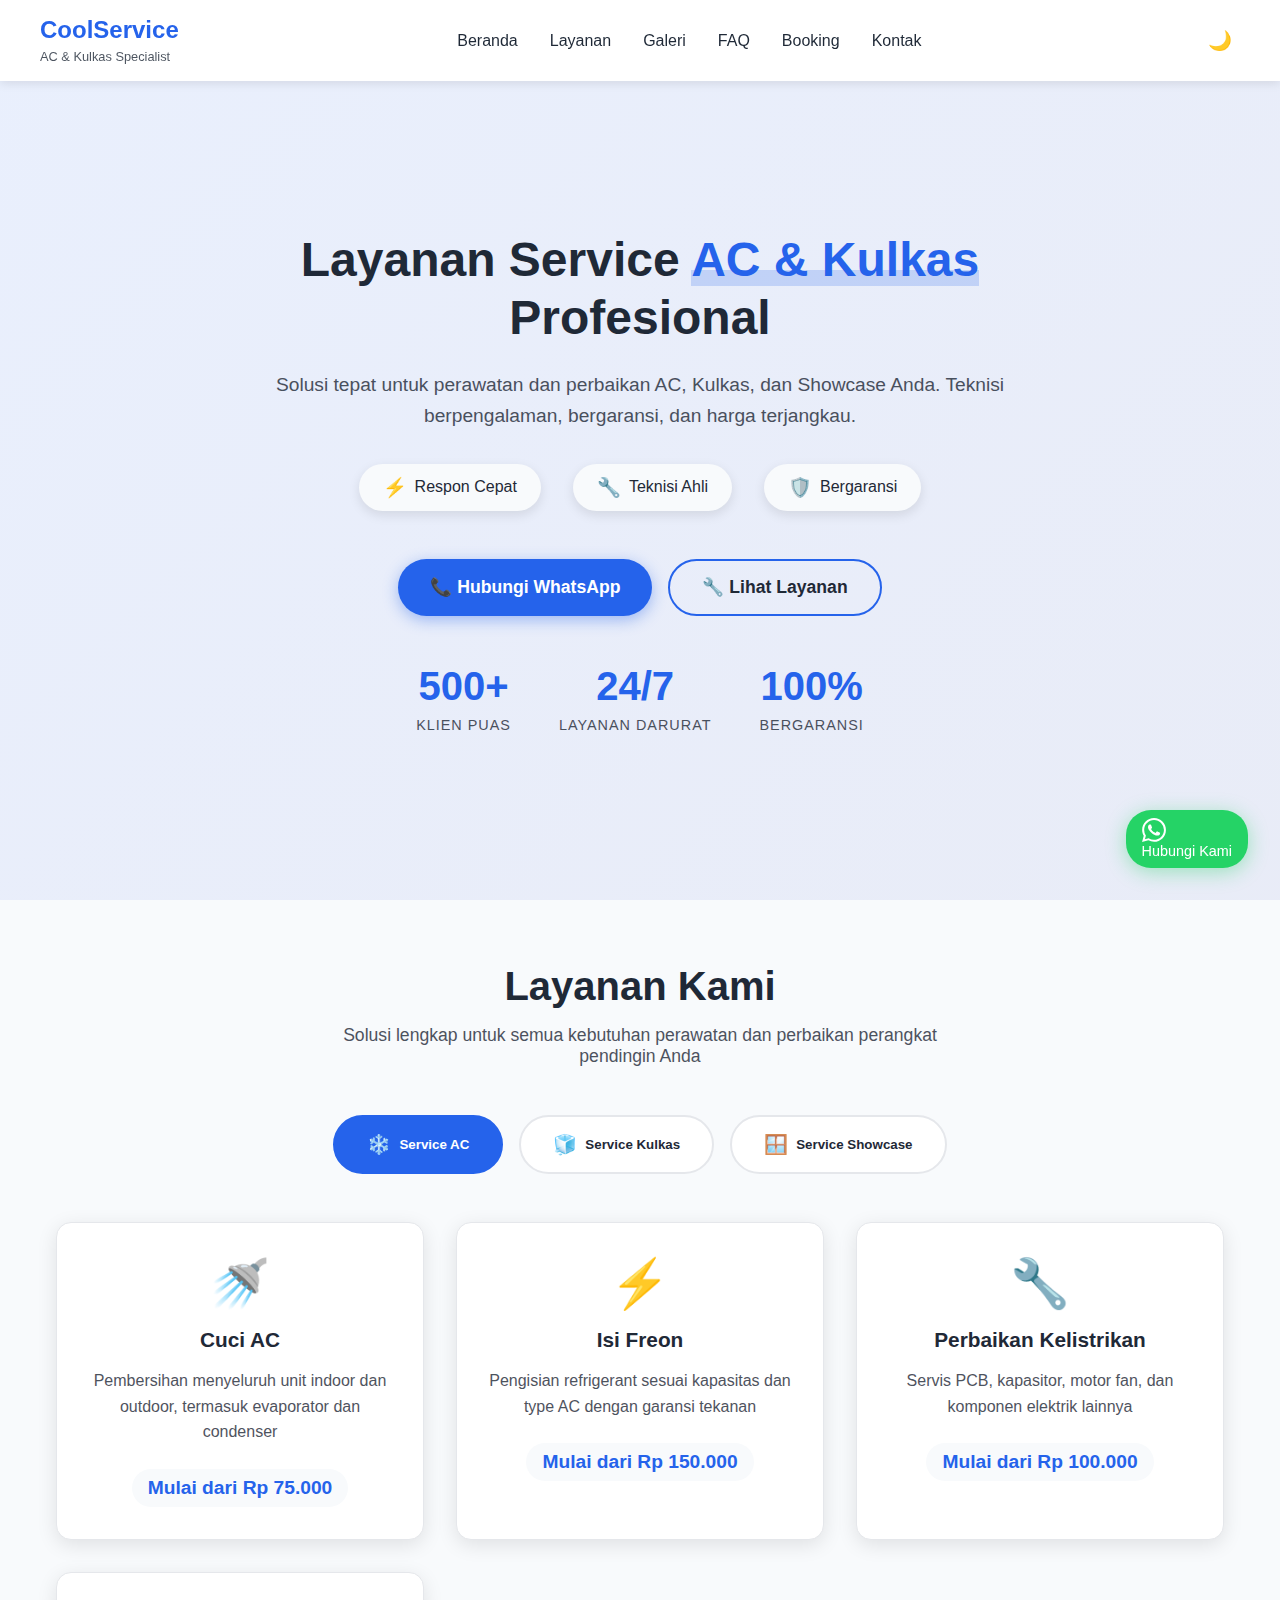
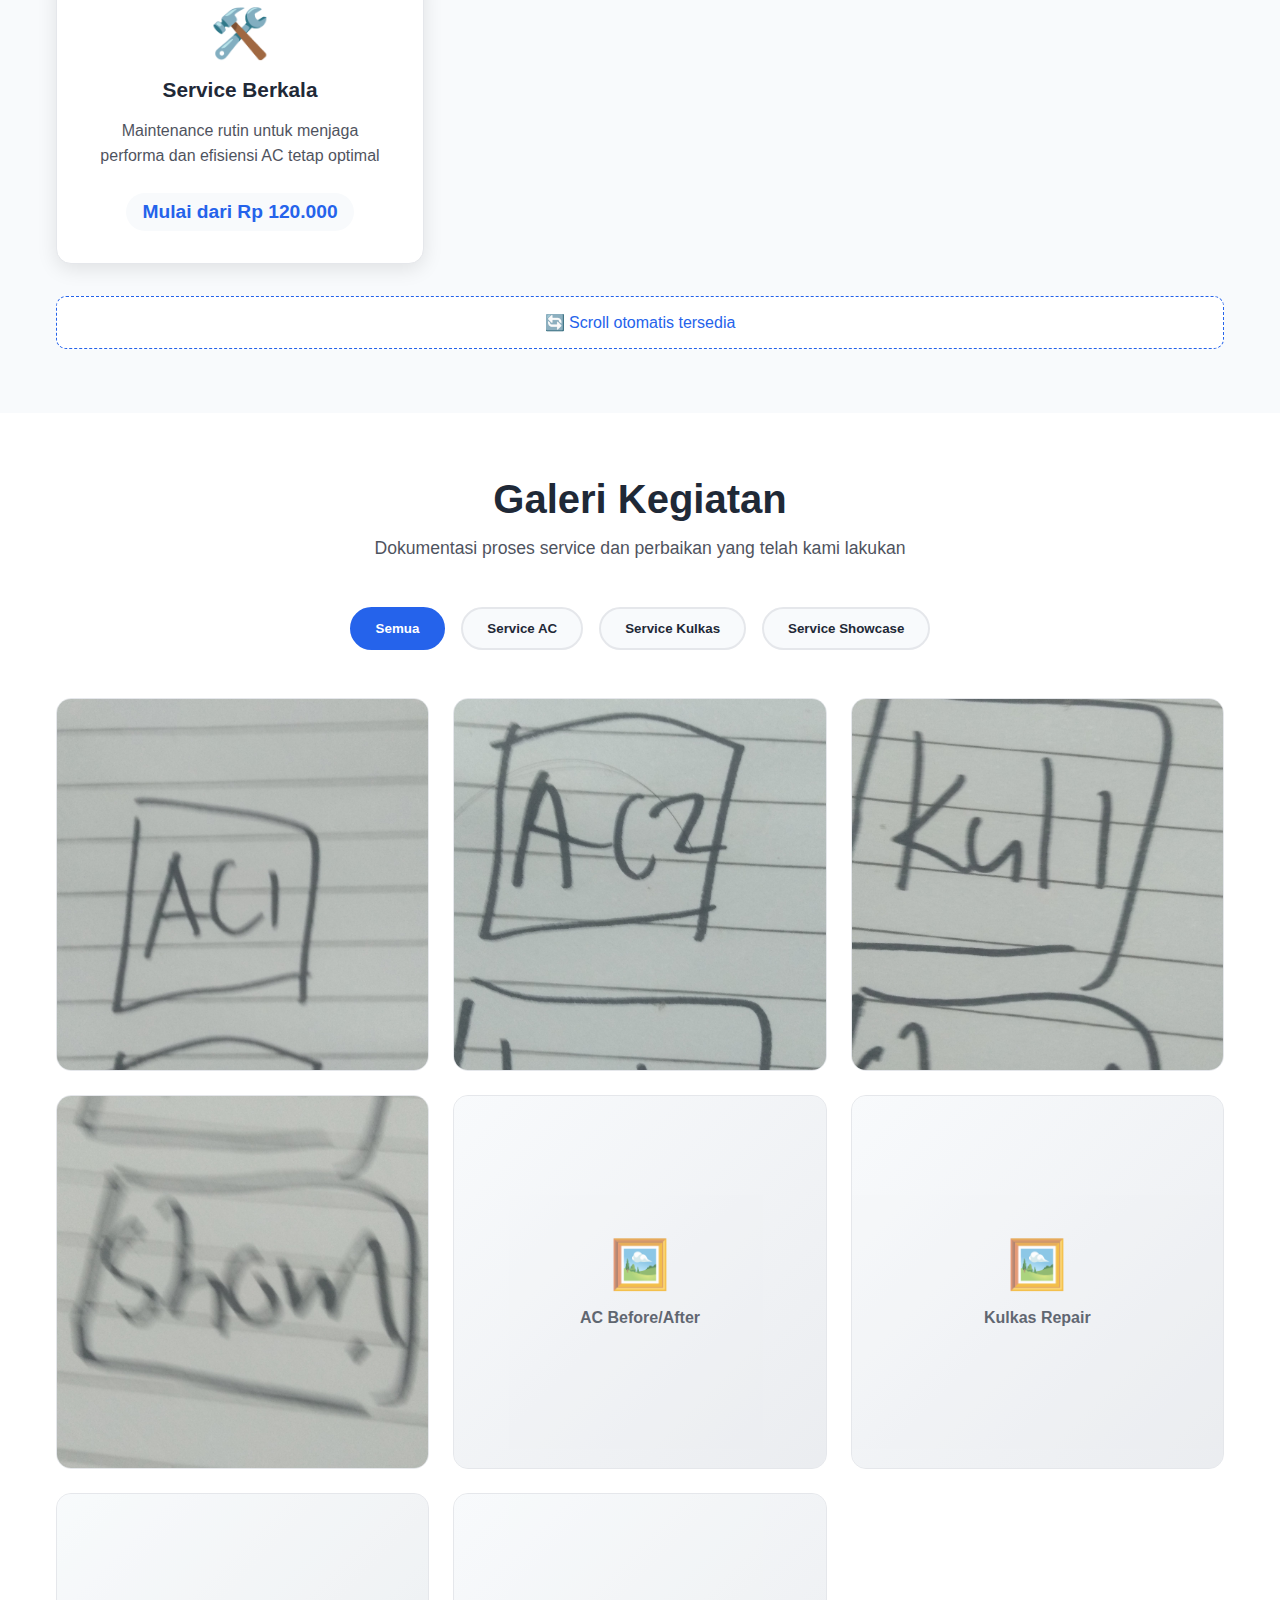
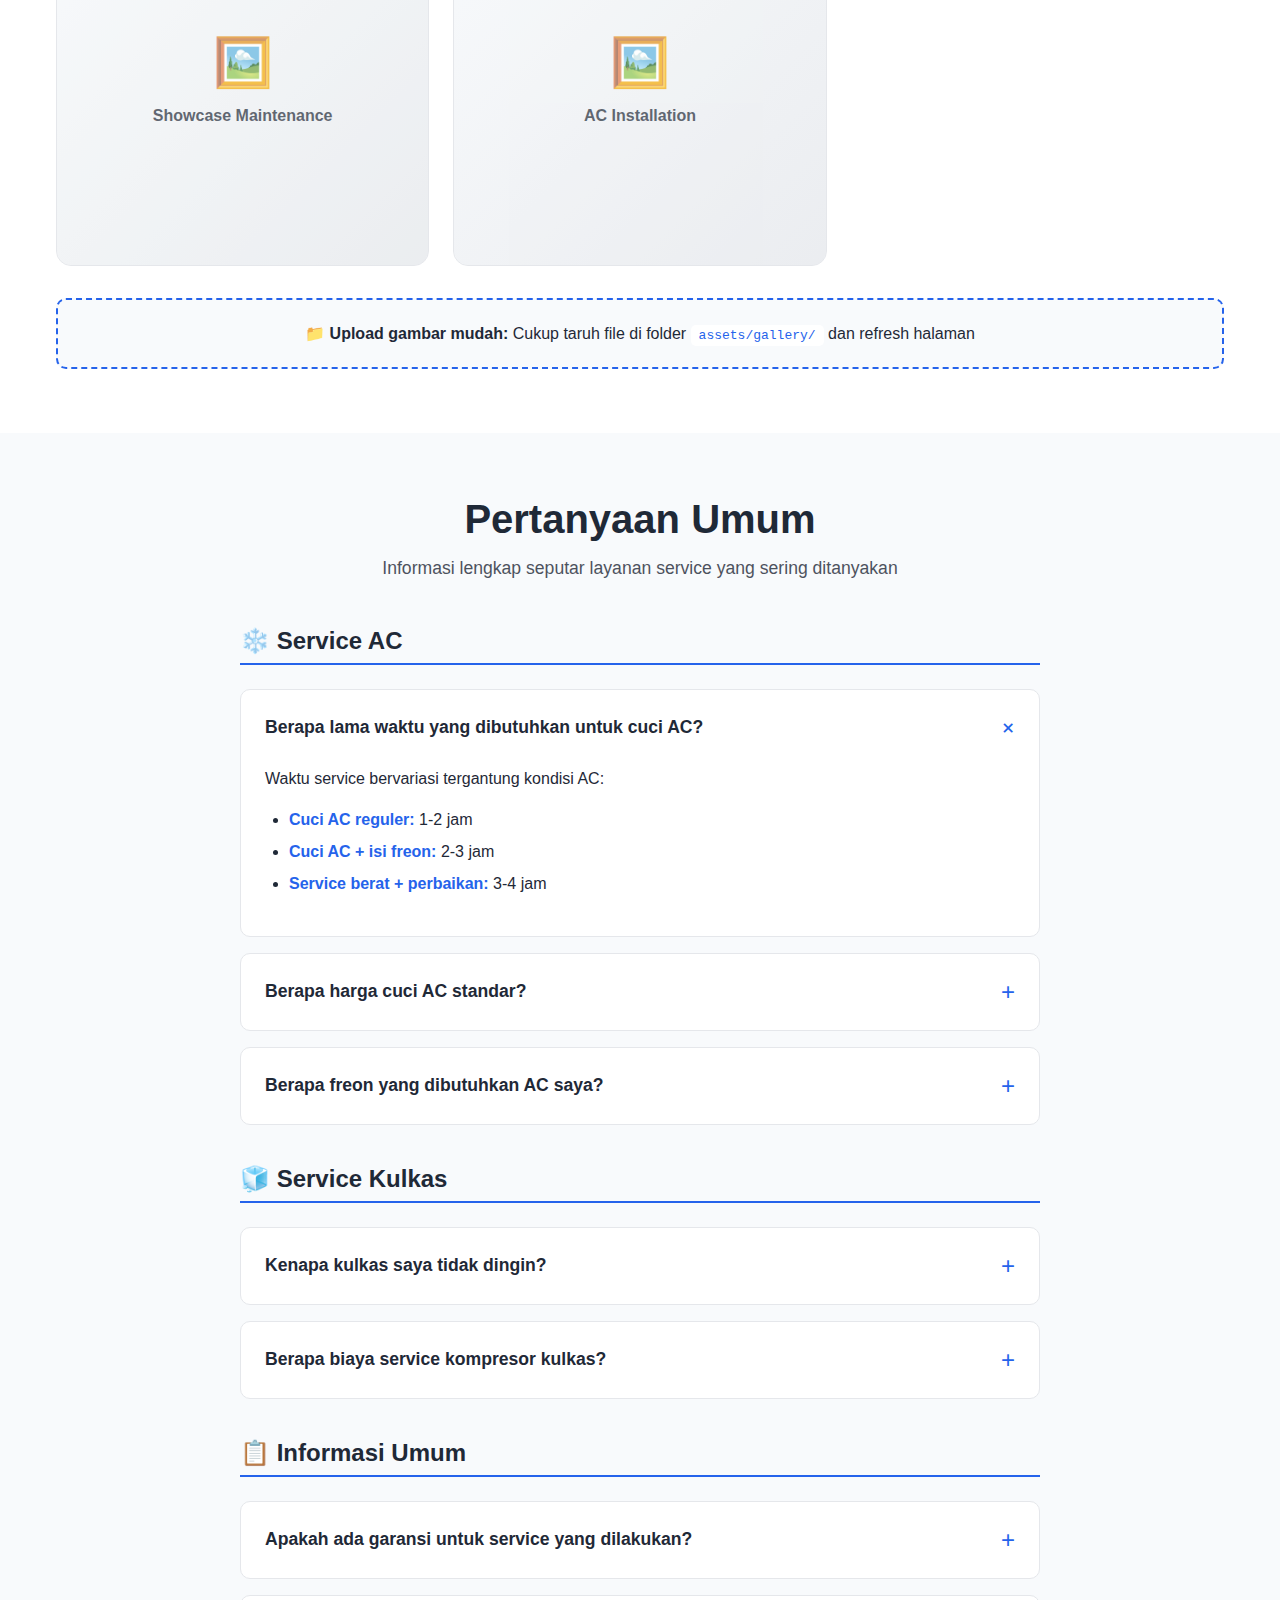
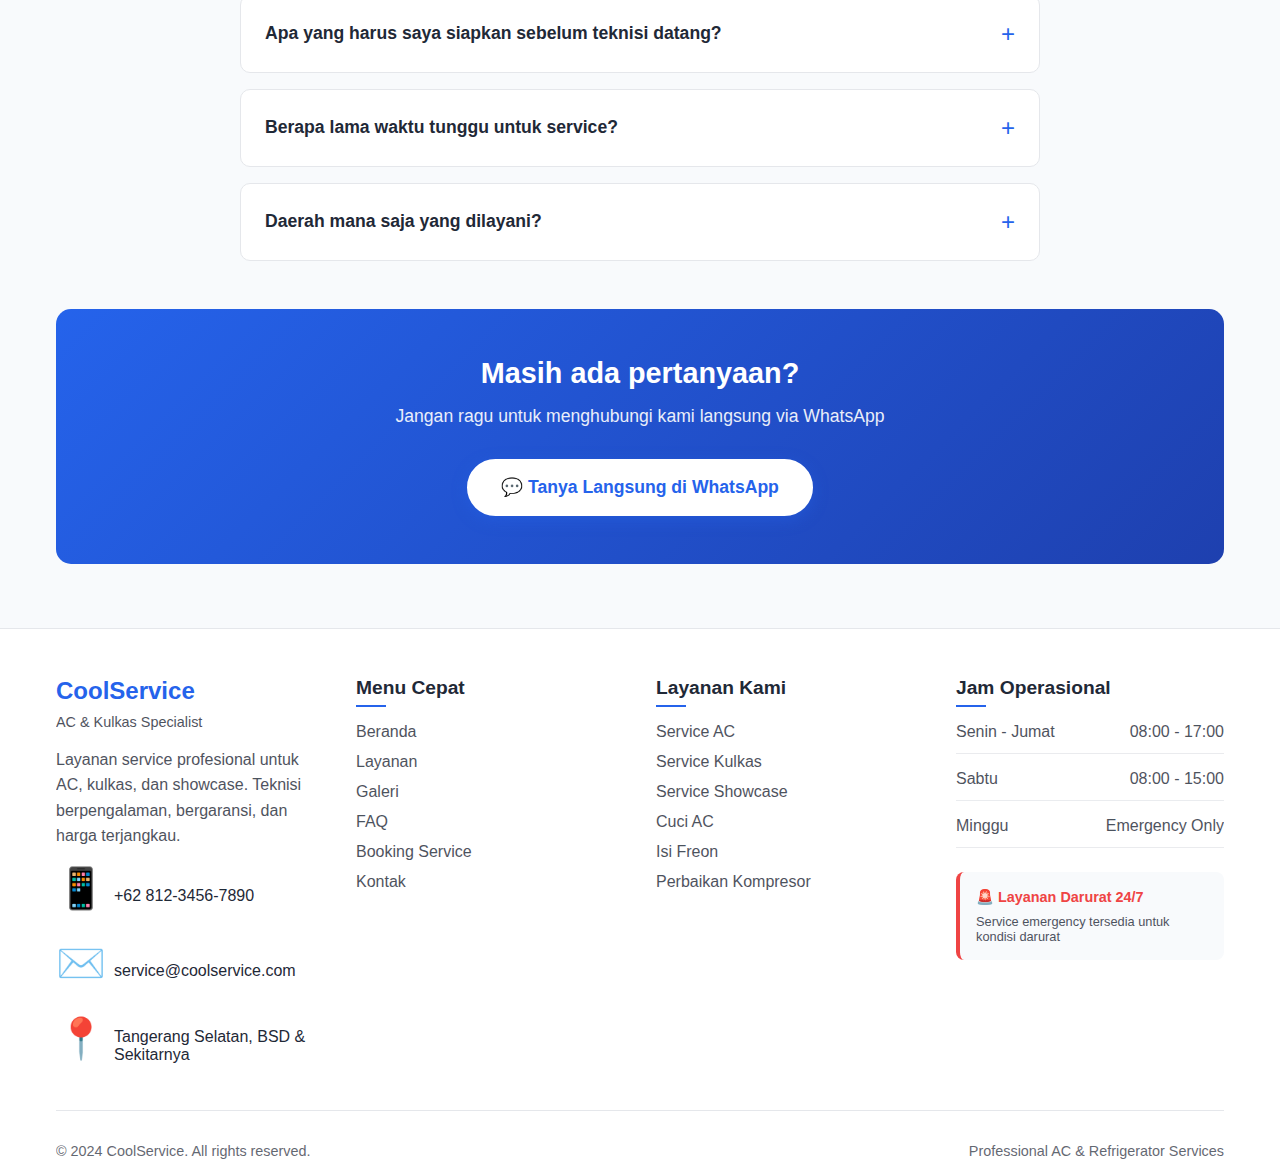
<file: index.html>
<!DOCTYPE html>
<html lang="id">
<head>
    <meta charset="UTF-8">
    <meta name="viewport" content="width=device-width, initial-scale=1.0">
    <title>Service AC & Kulkas Profesional</title>
    <link rel="stylesheet" href="assets/css/style.css">
</head>
<body>
    <!-- Header akan kita buat di step selanjutnya -->
<!-- Header -->
<header id="header" class="header">
    <nav class="nav container">
        <!-- Logo -->
        <div class="logo">
            <h2>CoolService</h2>
            <span>AC & Kulkas Specialist</span>
        </div>

        <!-- Navigation Menu -->
        <ul class="nav-menu" id="nav-menu">
            <li><a href="#hero" class="nav-link">Beranda</a></li>
            <li><a href="#services" class="nav-link">Layanan</a></li>
            <li><a href="#gallery" class="nav-link">Galeri</a></li>
            <li><a href="#faq" class="nav-link">FAQ</a></li>
            <li><a href="booking.html" class="nav-link">Booking</a></li>
            <li><a href="contact.html" class="nav-link">Kontak</a></li>
        </ul>

        <!-- Dark Mode Toggle & Mobile Menu -->
        <div class="nav-actions">
            <button id="theme-toggle" class="theme-toggle" aria-label="Toggle dark mode">
                <span class="theme-icon">🌙</span>
            </button>
            
            <!-- Mobile Menu Toggle -->
            <button id="mobile-menu-toggle" class="mobile-menu-toggle" aria-label="Toggle menu">
                <span></span>
                <span></span>
                <span></span>
            </button>
        </div>
    </nav>
</header>

    <main>

        <!-- Hero Section -->
<section id="hero" class="hero">
    <div class="hero-background"></div>
    <div class="container">
        <div class="hero-content">
            <h1 class="hero-title">
                Layanan Service <span class="highlight">AC & Kulkas</span> Profesional
            </h1>
            <p class="hero-subtitle">
                Solusi tepat untuk perawatan dan perbaikan AC, Kulkas, dan Showcase Anda. 
                Teknisi berpengalaman, bergaransi, dan harga terjangkau.
            </p>
            
            <div class="hero-features">
                <div class="feature-item">
                    <span class="feature-icon">⚡</span>
                    <span>Respon Cepat</span>
                </div>
                <div class="feature-item">
                    <span class="feature-icon">🔧</span>
                    <span>Teknisi Ahli</span>
                </div>
                <div class="feature-item">
                    <span class="feature-icon">🛡️</span>
                    <span>Bergaransi</span>
                </div>
            </div>

            <div class="hero-actions">
                <a href="https://wa.me/6281234567890?text=Halo,%20saya%20butuh%20service%20AC/Kulkas" 
                   class="btn btn-primary" target="_blank">
                    📞 Hubungi WhatsApp
                </a>
                <a href="#services" class="btn btn-secondary">
                    🔧 Lihat Layanan
                </a>
            </div>

            <div class="hero-stats">
                <div class="stat">
                    <div class="stat-number">500+</div>
                    <div class="stat-label">Klien Puas</div>
                </div>
                <div class="stat">
                    <div class="stat-number">24/7</div>
                    <div class="stat-label">Layanan Darurat</div>
                </div>
                <div class="stat">
                    <div class="stat-number">100%</div>
                    <div class="stat-label">Bergaransi</div>
                </div>
            </div>
        </div>
    </div>
</section>

        <!-- Layanan Section -->
<!-- Services Section -->
<section id="services" class="services">
    <div class="container">
        <div class="section-header">
            <h2 class="section-title">Layanan Kami</h2>
            <p class="section-subtitle">Solusi lengkap untuk semua kebutuhan perawatan dan perbaikan perangkat pendingin Anda</p>
        </div>

        <!-- Services Navigation -->
        <div class="services-nav">
            <button class="service-tab active" data-service="ac">
                <span class="tab-icon">❄️</span>
                Service AC
            </button>
            <button class="service-tab" data-service="kulkas">
                <span class="tab-icon">🧊</span>
                Service Kulkas
            </button>
            <button class="service-tab" data-service="showcase">
                <span class="tab-icon">🪟</span>
                Service Showcase
            </button>
        </div>

        <!-- Services Content -->
        <div class="services-content">
            <!-- AC Service -->
            <div class="service-category active" id="service-ac">
                <div class="service-grid">
                    <div class="service-card">
                        <div class="service-icon">🚿</div>
                        <h3>Cuci AC</h3>
                        <p>Pembersihan menyeluruh unit indoor dan outdoor, termasuk evaporator dan condenser</p>
                        <div class="service-price">Mulai dari Rp 75.000</div>
                    </div>
                    
                    <div class="service-card">
                        <div class="service-icon">⚡</div>
                        <h3>Isi Freon</h3>
                        <p>Pengisian refrigerant sesuai kapasitas dan type AC dengan garansi tekanan</p>
                        <div class="service-price">Mulai dari Rp 150.000</div>
                    </div>
                    
                    <div class="service-card">
                        <div class="service-icon">🔧</div>
                        <h3>Perbaikan Kelistrikan</h3>
                        <p>Servis PCB, kapasitor, motor fan, dan komponen elektrik lainnya</p>
                        <div class="service-price">Mulai dari Rp 100.000</div>
                    </div>
                    
                    <div class="service-card">
                        <div class="service-icon">🛠️</div>
                        <h3>Service Berkala</h3>
                        <p>Maintenance rutin untuk menjaga performa dan efisiensi AC tetap optimal</p>
                        <div class="service-price">Mulai dari Rp 120.000</div>
                    </div>
                </div>
            </div>

            <!-- Kulkas Service -->
            <div class="service-category" id="service-kulkas">
                <div class="service-grid">
                    <div class="service-card">
                        <div class="service-icon">🔧</div>
                        <h3>Servis Kompresor</h3>
                        <p>Perbaikan atau penggantian kompresor dengan unit original</p>
                        <div class="service-price">Mulai dari Rp 300.000</div>
                    </div>
                    
                    <div class="service-card">
                        <div class="service-icon">🌡️</div>
                        <h3>Ganti Thermostat</h3>
                        <p>Penggantian thermostat untuk menjaga suhu tetap stabil</p>
                        <div class="service-price">Mulai dari Rp 120.000</div>
                    </div>
                    
                    <div class="service-card">
                        <div class="service-icon">💧</div>
                        <h3>Perbaikan Sistem Defrost</h3>
                        <p>Servis heater, sensor suhu, dan timer defrost system</p>
                        <div class="service-price">Mulai dari Rp 180.000</div>
                    </div>
                    
                    <div class="service-card">
                        <div class="service-icon">🚿</div>
                        <h3>Cuci Kulkas</h3>
                        <p>Pembersihan interior, evaporator, dan saluran drainase</p>
                        <div class="service-price">Mulai dari Rp 90.000</div>
                    </div>
                </div>
            </div>

            <!-- Showcase Service -->
            <div class="service-category" id="service-showcase">
                <div class="service-grid">
                    <div class="service-card">
                        <div class="service-icon">💡</div>
                        <h3>Servis Lampu Display</h3>
                        <p>Perbaikan atau penggantian lampu LED showcase</p>
                        <div class="service-price">Mulai dari Rp 80.000</div>
                    </div>
                    
                    <div class="service-card">
                        <div class="service-icon">🌡️</div>
                        <h3>Setting Temperature</h3>
                        <p>Kalibrasi dan setting suhu sesuai kebutuhan display</p>
                        <div class="service-price">Mulai dari Rp 60.000</div>
                    </div>
                    
                    <div class="service-card">
                        <div class="service-icon">🔧</div>
                        <h3>Perbaikan Kompresor</h3>
                        <p>Servis kompresor showcase dengan sparepart terjamin</p>
                        <div class="service-price">Mulai dari Rp 350.000</div>
                    </div>
                    
                    <div class="service-card">
                        <div class="service-icon">🚪</div>
                        <h3>Servis Pintu Glass</h3>
                        <p>Perbaikan seal, hinge, dan mekanisme pintu kaca</p>
                        <div class="service-price">Mulai dari Rp 100.000</div>
                    </div>
                </div>
            </div>
        </div>

        <!-- Auto-scroll Indicator -->
        <div class="auto-scroll-indicator">
            <span>🔄 Scroll otomatis tersedia</span>
        </div>
    </div>
</section>

      <!-- Gallery Section -->
<section id="gallery" class="gallery">
    <div class="container">
        <div class="section-header">
            <h2 class="section-title">Galeri Kegiatan</h2>
            <p class="section-subtitle">Dokumentasi proses service dan perbaikan yang telah kami lakukan</p>
        </div>

        <!-- Gallery Filter -->
        <div class="gallery-filter">
            <button class="filter-btn active" data-filter="all">Semua</button>
            <button class="filter-btn" data-filter="ac">Service AC</button>
            <button class="filter-btn" data-filter="kulkas">Service Kulkas</button>
            <button class="filter-btn" data-filter="showcase">Service Showcase</button>
        </div>

        <!-- Gallery Grid -->
        <div class="gallery-grid">
            <!-- AC Service Images -->
            <div class="gallery-item" data-category="ac">
                <img src="assets/gallery/ac-1.jpg" alt="Service AC Split" loading="lazy">
                <div class="gallery-overlay">
                    <div class="gallery-info">
                        <h3>Cuci AC Split</h3>
                        <p>Pembersihan unit indoor dan outdoor</p>
                    </div>
                </div>
            </div>
            
            <div class="gallery-item" data-category="ac">
                <img src="assets/gallery/ac-2.jpg" alt="Isi Freon AC" loading="lazy">
                <div class="gallery-overlay">
                    <div class="gallery-info">
                        <h3>Isi Freon</h3>
                        <p>Pengisian refrigerant R32</p>
                    </div>
                </div>
            </div>

            <!-- Kulkas Service Images -->
            <div class="gallery-item" data-category="kulkas">
                <img src="assets/gallery/kulkas-1.jpg" alt="Service Kompresor Kulkas" loading="lazy">
                <div class="gallery-overlay">
                    <div class="gallery-info">
                        <h3>Servis Kompresor</h3>
                        <p>Perbaikan kompresor kulkas 2 pintu</p>
                    </div>
                </div>
            </div>

            <!-- Showcase Service Images -->
            <div class="gallery-item" data-category="showcase">
                <img src="assets/gallery/showcase-1.jpg" alt="Service Showcase" loading="lazy">
                <div class="gallery-overlay">
                    <div class="gallery-info">
                        <h3>Servis Showcase</h3>
                        <p>Perbaikan sistem pendingin showcase</p>
                    </div>
                </div>
            </div>

            <!-- Placeholder images - bisa ditambah sesuai kebutuhan -->
            <div class="gallery-item" data-category="ac">
                <div class="gallery-placeholder">
                    <span>🖼️</span>
                    <p>AC Before/After</p>
                </div>
                <div class="gallery-overlay">
                    <div class="gallery-info">
                        <h3>AC Cleaning Result</h3>
                        <p>Hasil sebelum dan sesudah cleaning</p>
                    </div>
                </div>
            </div>

            <div class="gallery-item" data-category="kulkas">
                <div class="gallery-placeholder">
                    <span>🖼️</span>
                    <p>Kulkas Repair</p>
                </div>
                <div class="gallery-overlay">
                    <div class="gallery-info">
                        <h3>Kulkas Repair</h3>
                        <p>Perbaikan sistem defrost</p>
                    </div>
                </div>
            </div>

            <div class="gallery-item" data-category="showcase">
                <div class="gallery-placeholder">
                    <span>🖼️</span>
                    <p>Showcase Maintenance</p>
                </div>
                <div class="gallery-overlay">
                    <div class="gallery-info">
                        <h3>Showcase Maintenance</h3>
                        <p>Pemeliharaan rutin showcase</p>
                    </div>
                </div>
            </div>

            <div class="gallery-item" data-category="ac">
                <div class="gallery-placeholder">
                    <span>🖼️</span>
                    <p>AC Installation</p>
                </div>
                <div class="gallery-overlay">
                    <div class="gallery-info">
                        <h3>Pemasangan AC Baru</h3>
                        <p>Installation service</p>
                    </div>
                </div>
            </div>
        </div>

        <!-- Upload Info -->
        <div class="upload-info">
            <p>📁 <strong>Upload gambar mudah:</strong> Cukup taruh file di folder <code>assets/gallery/</code> dan refresh halaman</p>
        </div>
    </div>
</section>

<!-- FAQ Section -->
<section id="faq" class="faq">
    <div class="container">
        <div class="section-header">
            <h2 class="section-title">Pertanyaan Umum</h2>
            <p class="section-subtitle">Informasi lengkap seputar layanan service yang sering ditanyakan</p>
        </div>

        <div class="faq-container">
            <!-- Service Questions -->
            <div class="faq-category">
                <h3 class="faq-category-title">❄️ Service AC</h3>
                <div class="faq-list">
                    <div class="faq-item">
                        <button class="faq-question">
                            <span>Berapa lama waktu yang dibutuhkan untuk cuci AC?</span>
                            <span class="faq-icon">+</span>
                        </button>
                        <div class="faq-answer">
                            <p>Waktu service bervariasi tergantung kondisi AC:</p>
                            <ul>
                                <li><strong>Cuci AC reguler:</strong> 1-2 jam</li>
                                <li><strong>Cuci AC + isi freon:</strong> 2-3 jam</li>
                                <li><strong>Service berat + perbaikan:</strong> 3-4 jam</li>
                            </ul>
                        </div>
                    </div>

                    <div class="faq-item">
                        <button class="faq-question">
                            <span>Berapa harga cuci AC standar?</span>
                            <span class="faq-icon">+</span>
                        </button>
                        <div class="faq-answer">
                            <p>Harga mulai dari <strong>Rp 75.000</strong> tergantung tipe AC:</p>
                            <ul>
                                <li>AC Split 1/2 PK: Rp 75.000 - Rp 100.000</li>
                                <li>AC Split 1 PK: Rp 85.000 - Rp 120.000</li>
                                <li>AC Split 2 PK: Rp 120.000 - Rp 180.000</li>
                                <li>AC Standing: Rp 150.000 - Rp 250.000</li>
                            </ul>
                        </div>
                    </div>

                    <div class="faq-item">
                        <button class="faq-question">
                            <span>Berapa freon yang dibutuhkan AC saya?</span>
                            <span class="faq-icon">+</span>
                        </button>
                        <div class="faq-answer">
                            <p>Kebutuhan freon berdasarkan PK AC:</p>
                            <ul>
                                <li>1/2 PK: 0.5 - 0.7 kg</li>
                                <li>3/4 PK: 0.7 - 0.9 kg</li>
                                <li>1 PK: 0.9 - 1.1 kg</li>
                                <li>1.5 PK: 1.1 - 1.3 kg</li>
                                <li>2 PK: 1.3 - 1.6 kg</li>
                            </ul>
                        </div>
                    </div>
                </div>
            </div>

            <!-- Kulkas Questions -->
            <div class="faq-category">
                <h3 class="faq-category-title">🧊 Service Kulkas</h3>
                <div class="faq-list">
                    <div class="faq-item">
                        <button class="faq-question">
                            <span>Kenapa kulkas saya tidak dingin?</span>
                            <span class="faq-icon">+</span>
                        </button>
                        <div class="faq-answer">
                            <p>Beberapa penyebab umum kulkas tidak dingin:</p>
                            <ul>
                                <li>Kompresor rusak atau lemah</li>
                                <li>Kebocoran freon</li>
                                <li>Thermostat tidak berfungsi</li>
                                <li>Kipas evaporator mati</li>
                                <li>Pintu tidak tertutup rapat</li>
                            </ul>
                        </div>
                    </div>

                    <div class="faq-item">
                        <button class="faq-question">
                            <span>Berapa biaya service kompresor kulkas?</span>
                            <span class="faq-icon">+</span>
                        </button>
                        <div class="faq-answer">
                            <p>Biaya service kompresor mulai dari <strong>Rp 300.000</strong> tergantung:</p>
                            <ul>
                                <li>Tipe dan merk kulkas</li>
                                <li>Jenis kompresor (reciprocating/rotary)</li>
                                <li>Perbaikan atau penggantian unit</li>
                                <li>Garansi sparepart</li>
                            </ul>
                        </div>
                    </div>
                </div>
            </div>

            <!-- General Questions -->
            <div class="faq-category">
                <h3 class="faq-category-title">📋 Informasi Umum</h3>
                <div class="faq-list">
                    <div class="faq-item">
                        <button class="faq-question">
                            <span>Apakah ada garansi untuk service yang dilakukan?</span>
                            <span class="faq-icon">+</span>
                        </button>
                        <div class="faq-answer">
                            <p>Ya, semua service mendapatkan garansi:</p>
                            <ul>
                                <li><strong>Service ringan (cuci, isi freon):</strong> 30 hari</li>
                                <li><strong>Service sedang (ganti sparepart):</strong> 90 hari</li>
                                <li><strong>Service berat (ganti kompresor):</strong> 180 hari</li>
                                <li><strong>Sparepart original:</strong> 1 tahun</li>
                            </ul>
                        </div>
                    </div>

                    <div class="faq-item">
                        <button class="faq-question">
                            <span>Apa yang harus saya siapkan sebelum teknisi datang?</span>
                            <span class="faq-icon">+</span>
                        </button>
                        <div class="faq-answer">
                            <p>Untuk mempermudah proses service, siapkan:</p>
                            <ul>
                                <li>Akses listrik yang memadai</li>
                                <li>Area kerja yang cukup sekitar unit</li>
                                <li>Informasi keluhan detail</li>
                                <li>Buku manual (jika ada)</li>
                                <li>Air bersih untuk cuci AC</li>
                            </ul>
                        </div>
                    </div>

                    <div class="faq-item">
                        <button class="faq-question">
                            <span>Berapa lama waktu tunggu untuk service?</span>
                            <span class="faq-icon">+</span>
                        </button>
                        <div class="faq-answer">
                            <p>Waktu tunggu berdasarkan prioritas:</p>
                            <ul>
                                <li><strong>Service reguler:</strong> 1-2 hari kerja</li>
                                <li><strong>Service darurat:</strong> Same day service*</li>
                                <li><strong>Booking weekend:</strong> Minimal H-2</li>
                            </ul>
                            <p><small>*Tambahan biaya emergency berlaku</small></p>
                        </div>
                    </div>

                    <div class="faq-item">
                        <button class="faq-question">
                            <span>Daerah mana saja yang dilayani?</span>
                            <span class="faq-icon">+</span>
                        </button>
                        <div class="faq-answer">
                            <p>Kami melayani area <strong>Tangerang Selatan dan sekitarnya</strong>:</p>
                            <ul>
                                <li>BSD dan sekitarnya</li>
                                <li>Serpong</li>
                                <li>Alam Sutera</li>
                                <li>Gading Serpong</li>
                                <li>Karawaci</li>
                                <li>Dan daerah lain dalam radius 25km</li>
                            </ul>
                        </div>
                    </div>
                </div>
            </div>
        </div>

        <!-- FAQ CTA -->
        <div class="faq-cta">
            <h3>Masih ada pertanyaan?</h3>
            <p>Jangan ragu untuk menghubungi kami langsung via WhatsApp</p>
            <a href="https://wa.me/6281234567890?text=Halo,%20saya%20ada%20pertanyaan%20tentang%20service" 
               class="btn btn-primary" target="_blank">
                💬 Tanya Langsung di WhatsApp
            </a>
        </div>
    </div>
</section>
    </main>

<!-- ... (setelah FAQ section) ... -->

<!-- Footer -->
<footer class="footer">
    <div class="container">
        <div class="footer-content">
            <!-- Company Info -->
            <div class="footer-section">
                <div class="footer-logo">
                    <h3>CoolService</h3>
                    <span>AC & Kulkas Specialist</span>
                </div>
                <p class="footer-description">
                    Layanan service profesional untuk AC, kulkas, dan showcase. 
                    Teknisi berpengalaman, bergaransi, dan harga terjangkau.
                </p>
                <div class="footer-contact">
                    <div class="contact-item">
                        <span class="contact-icon">📱</span>
                        <span>+62 812-3456-7890</span>
                    </div>
                    <div class="contact-item">
                        <span class="contact-icon">✉️</span>
                        <span>service@coolservice.com</span>
                    </div>
                    <div class="contact-item">
                        <span class="contact-icon">📍</span>
                        <span>Tangerang Selatan, BSD & Sekitarnya</span>
                    </div>
                </div>
            </div>

            <!-- Quick Links -->
            <div class="footer-section">
                <h4 class="footer-title">Menu Cepat</h4>
                <ul class="footer-links">
                    <li><a href="#hero">Beranda</a></li>
                    <li><a href="#services">Layanan</a></li>
                    <li><a href="#gallery">Galeri</a></li>
                    <li><a href="#faq">FAQ</a></li>
                    <li><a href="booking.html">Booking Service</a></li>
                    <li><a href="contact.html">Kontak</a></li>
                </ul>
            </div>

            <!-- Services -->
            <div class="footer-section">
                <h4 class="footer-title">Layanan Kami</h4>
                <ul class="footer-links">
                    <li><a href="#service-ac">Service AC</a></li>
                    <li><a href="#service-kulkas">Service Kulkas</a></li>
                    <li><a href="#service-showcase">Service Showcase</a></li>
                    <li><a href="#services">Cuci AC</a></li>
                    <li><a href="#services">Isi Freon</a></li>
                    <li><a href="#services">Perbaikan Kompresor</a></li>
                </ul>
            </div>

            <!-- Business Hours -->
            <div class="footer-section">
                <h4 class="footer-title">Jam Operasional</h4>
                <div class="business-hours">
                    <div class="hour-item">
                        <span>Senin - Jumat</span>
                        <span>08:00 - 17:00</span>
                    </div>
                    <div class="hour-item">
                        <span>Sabtu</span>
                        <span>08:00 - 15:00</span>
                    </div>
                    <div class="hour-item">
                        <span>Minggu</span>
                        <span>Emergency Only</span>
                    </div>
                </div>
                <div class="emergency-info">
                    <span class="emergency-badge">🚨 Layanan Darurat 24/7</span>
                    <p>Service emergency tersedia untuk kondisi darurat</p>
                </div>
            </div>
        </div>

        <!-- Footer Bottom -->
        <div class="footer-bottom">
            <div class="footer-copyright">
                <p>&copy; 2024 CoolService. All rights reserved.</p>
            </div>
            <div class="footer-credits">
                <p>Professional AC & Refrigerator Services</p>
            </div>
        </div>
    </div>
</footer>

<!-- Floating WhatsApp Button -->
<div id="whatsapp-float" class="whatsapp-float">
    <a href="https://wa.me/6281234567890?text=Halo,%20saya%20butuh%20service%20AC/Kulkas%20untuk..." 
       class="whatsapp-link" 
       target="_blank"
       aria-label="Chat via WhatsApp">
        <div class="whatsapp-icon">
            <svg width="24" height="24" viewBox="0 0 24 24" fill="currentColor">
                <path d="M17.472 14.382c-.297-.149-1.758-.867-2.03-.967-.273-.099-.471-.148-.67.15-.197.297-.767.966-.94 1.164-.173.199-.347.223-.644.075-.297-.15-1.255-.463-2.39-1.475-.883-.788-1.48-1.761-1.653-2.059-.173-.297-.018-.458.13-.606.134-.133.298-.347.446-.52.149-.174.198-.298.298-.497.099-.198.05-.371-.025-.52-.075-.149-.669-1.612-.916-2.207-.242-.579-.487-.5-.669-.51-.173-.008-.371-.01-.57-.01-.198 0-.52.074-.792.372-.272.297-1.04 1.016-1.04 2.479 0 1.462 1.065 2.875 1.213 3.074.149.198 2.096 3.2 5.077 4.487.709.306 1.262.489 1.694.625.712.227 1.36.195 1.871.118.571-.085 1.758-.719 2.006-1.413.248-.694.248-1.289.173-1.413-.074-.124-.272-.198-.57-.347m-5.421 7.403h-.004a9.87 9.87 0 01-5.031-1.378l-.361-.214-3.741.982.998-3.648-.235-.374a9.86 9.86 0 01-1.51-5.26c.001-5.45 4.436-9.884 9.888-9.884 2.64 0 5.122 1.03 6.988 2.898a9.825 9.825 0 012.893 6.994c-.003 5.45-4.437 9.884-9.885 9.884m8.413-18.297A11.815 11.815 0 0012.05 0C5.495 0 .16 5.335.157 11.892c0 2.096.547 4.142 1.588 5.945L.057 24l6.305-1.654a11.882 11.882 0 005.683 1.448h.005c6.554 0 11.89-5.335 11.893-11.893c0-3.189-1.248-6.189-3.515-8.447"/>
            </svg>
        </div>
        <span class="whatsapp-text">Hubungi Kami</span>
    </a>
    
    <!-- WhatsApp Options -->
    <div class="whatsapp-options">
        <a href="https://wa.me/6281234567890?text=Halo,%20saya%20butuh%20service%20AC" 
           class="whatsapp-option" target="_blank">
            ❄️ Service AC
        </a>
        <a href="https://wa.me/6281234567890?text=Halo,%20saya%20butuh%20service%20Kulkas" 
           class="whatsapp-option" target="_blank">
            🧊 Service Kulkas
        </a>
        <a href="https://wa.me/6281234567890?text=Halo,%20saya%20butuh%20service%20Showcase" 
           class="whatsapp-option" target="_blank">
            🪟 Service Showcase
        </a>
    </div>
</div>

    <script src="assets/js/script.js"></script>

</body>
</html>
</file>
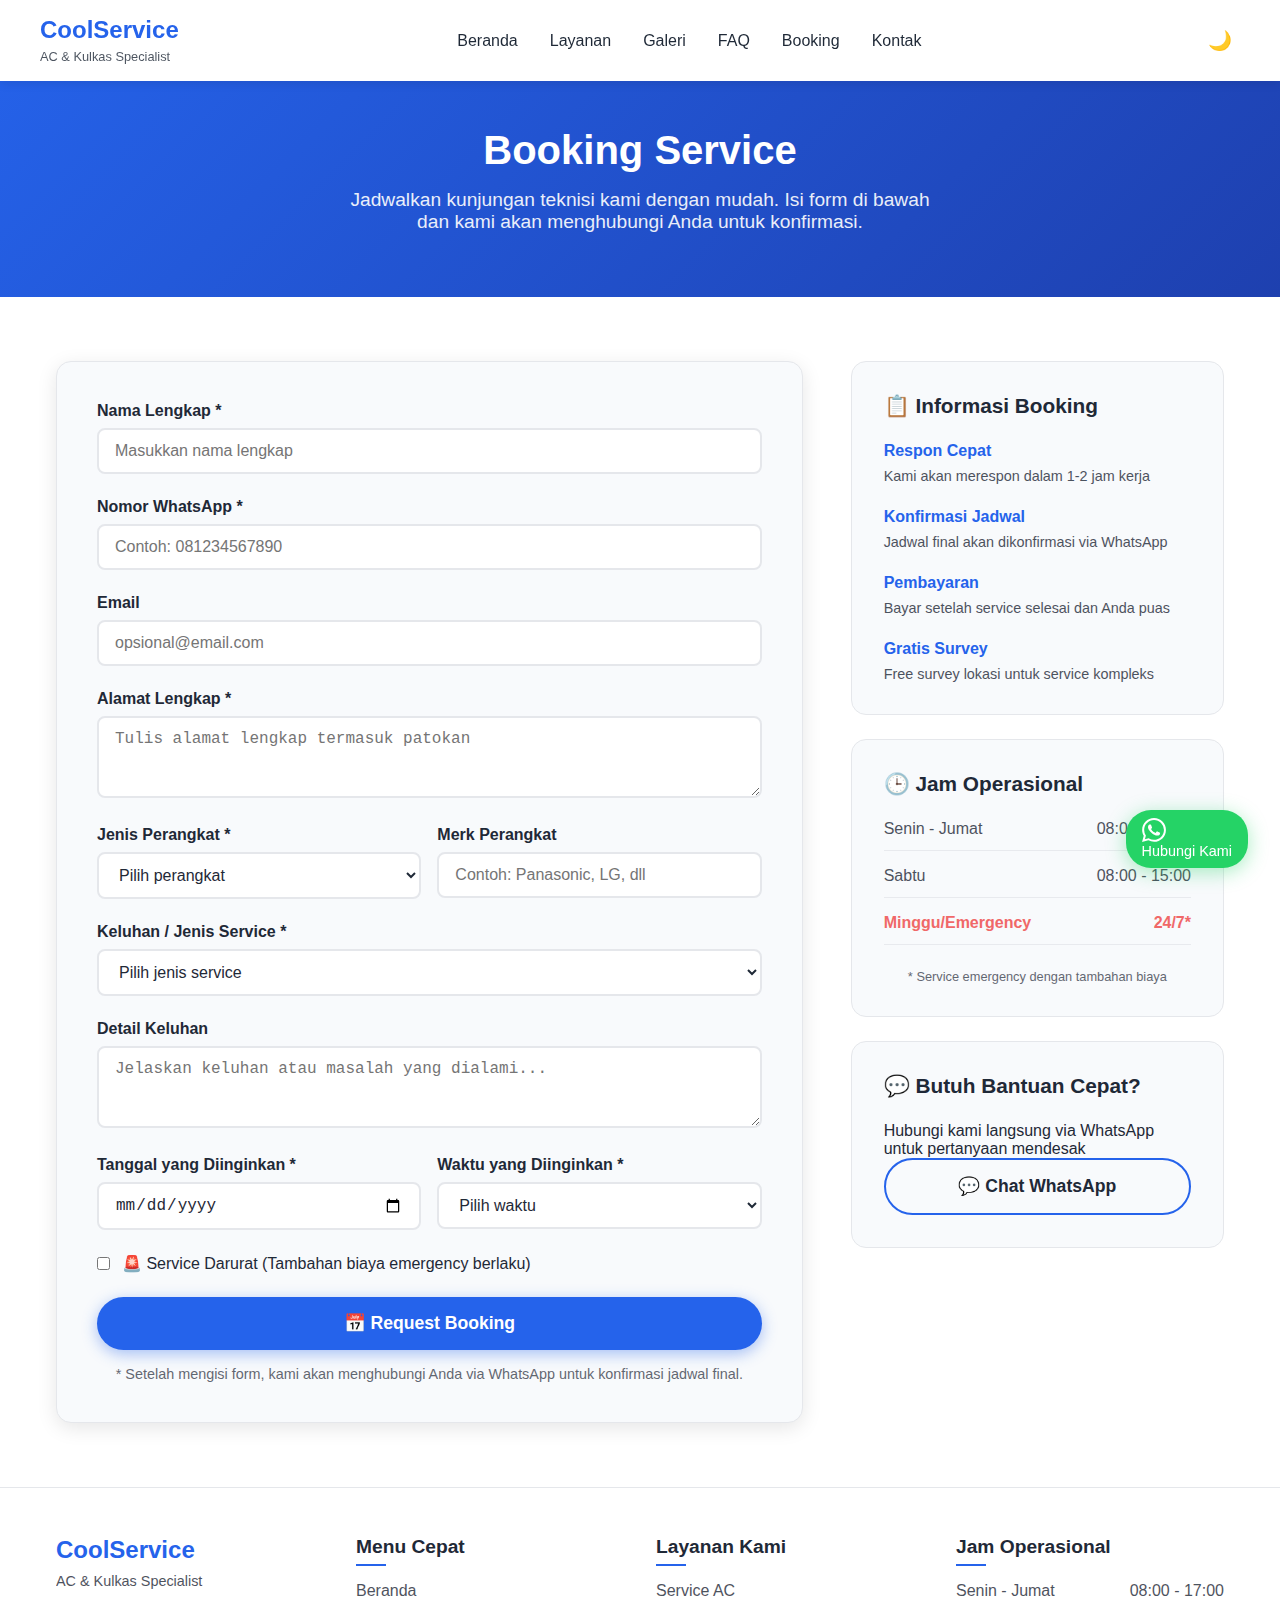
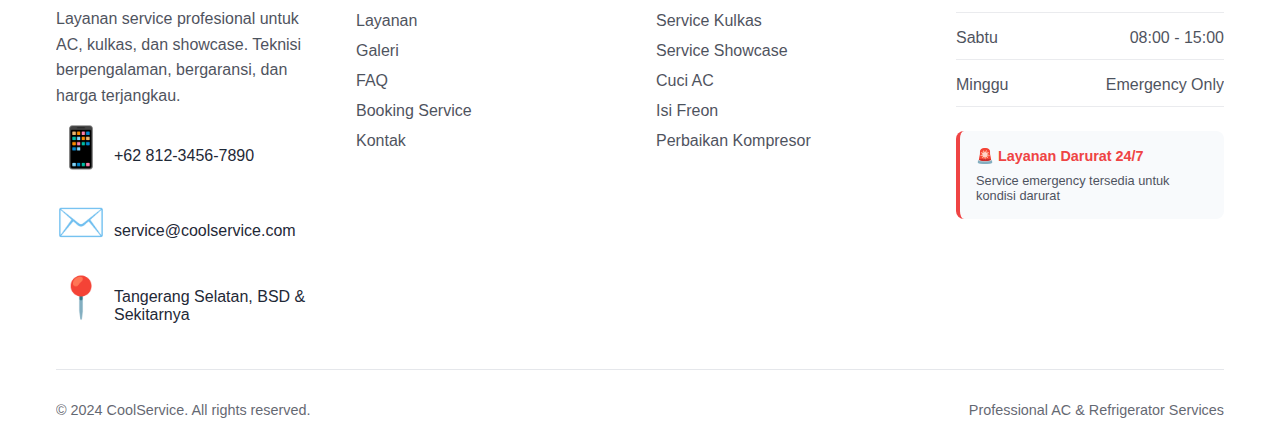
<file: booking.html>
<!DOCTYPE html>
<html lang="id">
<head>
    <meta charset="UTF-8">
    <meta name="viewport" content="width=device-width, initial-scale=1.0">
    <title>Booking Service - CoolService</title>
    <link rel="stylesheet" href="assets/css/style.css">
</head>
<body>
    <!-- Header (Sama seperti index.html) -->
    <header id="header" class="header">
        <nav class="nav container">
            <div class="logo">
                <h2>CoolService</h2>
                <span>AC & Kulkas Specialist</span>
            </div>

            <ul class="nav-menu" id="nav-menu">
                <li><a href="index.html" class="nav-link">Beranda</a></li>
                <li><a href="index.html#services" class="nav-link">Layanan</a></li>
                <li><a href="index.html#gallery" class="nav-link">Galeri</a></li>
                <li><a href="index.html#faq" class="nav-link">FAQ</a></li>
                <li><a href="booking.html" class="nav-link active">Booking</a></li>
                <li><a href="contact.html" class="nav-link">Kontak</a></li>
            </ul>

            <div class="nav-actions">
                <button id="theme-toggle" class="theme-toggle" aria-label="Toggle dark mode">
                    <span class="theme-icon">🌙</span>
                </button>
                
                <button id="mobile-menu-toggle" class="mobile-menu-toggle" aria-label="Toggle menu">
                    <span></span>
                    <span></span>
                    <span></span>
                </button>
            </div>
        </nav>
    </header>

    <!-- Booking Hero -->
    <section class="booking-hero">
        <div class="container">
            <div class="booking-hero-content">
                <h1>Booking Service</h1>
                <p>Jadwalkan kunjungan teknisi kami dengan mudah. Isi form di bawah dan kami akan menghubungi Anda untuk konfirmasi.</p>
            </div>
        </div>
    </section>

    <!-- Booking Form Section -->
    <section class="booking-form-section">
        <div class="container">
            <div class="booking-grid">
                <!-- Form Section -->
                <div class="form-container">
                    <form id="booking-form" action="https://formspree.io/f/mkgyynln" method="POST">
                        <div class="form-group">
                            <label for="name">Nama Lengkap *</label>
                            <input type="text" id="name" name="name" required placeholder="Masukkan nama lengkap">
                        </div>

                        <div class="form-group">
                            <label for="phone">Nomor WhatsApp *</label>
                            <input type="tel" id="phone" name="phone" required placeholder="Contoh: 081234567890">
                        </div>

                        <div class="form-group">
                            <label for="email">Email</label>
                            <input type="email" id="email" name="email" placeholder="opsional@email.com">
                        </div>

                        <div class="form-group">
                            <label for="address">Alamat Lengkap *</label>
                            <textarea id="address" name="address" required rows="3" placeholder="Tulis alamat lengkap termasuk patokan"></textarea>
                        </div>

                        <div class="form-row">
                            <div class="form-group">
                                <label for="service-type">Jenis Perangkat *</label>
                                <select id="service-type" name="service-type" required>
                                    <option value="">Pilih perangkat</option>
                                    <option value="ac">AC (Air Conditioner)</option>
                                    <option value="kulkas">Kulkas / Freezer</option>
                                    <option value="showcase">Showcase / Display Cooler</option>
                                    <option value="lainnya">Lainnya</option>
                                </select>
                            </div>

                            <div class="form-group">
                                <label for="brand">Merk Perangkat</label>
                                <input type="text" id="brand" name="brand" placeholder="Contoh: Panasonic, LG, dll">
                            </div>
                        </div>

                        <div class="form-group">
                            <label for="problem">Keluhan / Jenis Service *</label>
                            <select id="problem" name="problem" required>
                                <option value="">Pilih jenis service</option>
                                <optgroup label="Service AC">
                                    <option value="cuci-ac">Cuci AC Biasa</option>
                                    <option value="cuci-ac-plus">Cuci AC + Isi Freon</option>
                                    <option value="isi-freon">Isi Freon Saja</option>
                                    <option value="perbaikan">Perbaikan Kerusakan</option>
                                    <option value="pemasangan">Pemasangan Baru</option>
                                </optgroup>
                                <optgroup label="Service Kulkas">
                                    <option value="service-kulkas">Service Kulkas</option>
                                    <option value="ganti-kompresor">Ganti Kompresor</option>
                                    <option value="perbaikan-sistem">Perbaikan Sistem Pendingin</option>
                                </optgroup>
                                <optgroup label="Service Showcase">
                                    <option value="service-showcase">Service Showcase</option>
                                    <option value="perbaikan-lampu">Perbaikan Lampu Display</option>
                                </optgroup>
                            </select>
                        </div>

                        <div class="form-group">
                            <label for="problem-details">Detail Keluhan</label>
                            <textarea id="problem-details" name="problem-details" rows="3" placeholder="Jelaskan keluhan atau masalah yang dialami..."></textarea>
                        </div>

                        <div class="form-row">
                            <div class="form-group">
                                <label for="preferred-date">Tanggal yang Diinginkan *</label>
                                <input type="date" id="preferred-date" name="preferred-date" required min="">
                            </div>

                            <div class="form-group">
                                <label for="preferred-time">Waktu yang Diinginkan *</label>
                                <select id="preferred-time" name="preferred-time" required>
                                    <option value="">Pilih waktu</option>
                                    <option value="08:00-10:00">08:00 - 10:00</option>
                                    <option value="10:00-12:00">10:00 - 12:00</option>
                                    <option value="13:00-15:00">13:00 - 15:00</option>
                                    <option value="15:00-17:00">15:00 - 17:00</option>
                                </select>
                            </div>
                        </div>

                        <div class="form-group">
                            <label class="checkbox-label">
                                <input type="checkbox" name="emergency" value="yes">
                                <span class="checkmark"></span>
                                🚨 Service Darurat (Tambahan biaya emergency berlaku)
                            </label>
                        </div>

                        <button type="submit" class="btn btn-primary btn-full">
                            📅 Request Booking
                        </button>

                        <p class="form-note">
                            * Setelah mengisi form, kami akan menghubungi Anda via WhatsApp untuk konfirmasi jadwal final.
                        </p>
                    </form>
                </div>

                <!-- Info Sidebar -->
                <div class="booking-info">
                    <div class="info-card">
                        <h3>📋 Informasi Booking</h3>
                        <div class="info-list">
                            <div class="info-item">
                                <strong>Respon Cepat</strong>
                                <p>Kami akan merespon dalam 1-2 jam kerja</p>
                            </div>
                            <div class="info-item">
                                <strong>Konfirmasi Jadwal</strong>
                                <p>Jadwal final akan dikonfirmasi via WhatsApp</p>
                            </div>
                            <div class="info-item">
                                <strong>Pembayaran</strong>
                                <p>Bayar setelah service selesai dan Anda puas</p>
                            </div>
                            <div class="info-item">
                                <strong>Gratis Survey</strong>
                                <p>Free survey lokasi untuk service kompleks</p>
                            </div>
                        </div>
                    </div>

                    <div class="info-card">
                        <h3>🕒 Jam Operasional</h3>
                        <div class="business-hours">
                            <div class="hour-item">
                                <span>Senin - Jumat</span>
                                <span>08:00 - 17:00</span>
                            </div>
                            <div class="hour-item">
                                <span>Sabtu</span>
                                <span>08:00 - 15:00</span>
                            </div>
                            <div class="hour-item emergency">
                                <span>Minggu/Emergency</span>
                                <span>24/7*</span>
                            </div>
                        </div>
                        <p class="emergency-note">* Service emergency dengan tambahan biaya</p>
                    </div>

                    <div class="info-card">
                        <h3>💬 Butuh Bantuan Cepat?</h3>
                        <p>Hubungi kami langsung via WhatsApp untuk pertanyaan mendesak</p>
                        <a href="https://wa.me/6281234567890?text=Halo,%20saya%20butuh%20bantuan%20cepat%20untuk%20booking%20service" 
                           class="btn btn-secondary btn-full" target="_blank">
                            💬 Chat WhatsApp
                        </a>
                    </div>
                </div>
            </div>
        </div>
    </section>

    <!-- Success Modal (Hidden by default) -->
    <div id="success-modal" class="modal">
        <div class="modal-content">
            <div class="modal-icon">✅</div>
            <h3>Booking Request Terkirim!</h3>
            <p>Terima kasih telah melakukan booking. Kami akan menghubungi Anda via WhatsApp dalam 1-2 jam kerja untuk konfirmasi jadwal.</p>
            <button class="btn btn-primary" onclick="closeModal()">Tutup</button>
        </div>
    </div>

    <!-- Footer -->
<!-- Footer -->
<footer class="footer">
    <div class="container">
        <div class="footer-content">
            <!-- Company Info -->
            <div class="footer-section">
                <div class="footer-logo">
                    <h3>CoolService</h3>
                    <span>AC & Kulkas Specialist</span>
                </div>
                <p class="footer-description">
                    Layanan service profesional untuk AC, kulkas, dan showcase. 
                    Teknisi berpengalaman, bergaransi, dan harga terjangkau.
                </p>
                <div class="footer-contact">
                    <div class="contact-item">
                        <span class="contact-icon">📱</span>
                        <span>+62 812-3456-7890</span>
                    </div>
                    <div class="contact-item">
                        <span class="contact-icon">✉️</span>
                        <span>service@coolservice.com</span>
                    </div>
                    <div class="contact-item">
                        <span class="contact-icon">📍</span>
                        <span>Tangerang Selatan, BSD & Sekitarnya</span>
                    </div>
                </div>
            </div>

            <!-- Quick Links -->
            <div class="footer-section">
                <h4 class="footer-title">Menu Cepat</h4>
                <ul class="footer-links">
                    <li><a href="index.html">Beranda</a></li>
                    <li><a href="index.html#services">Layanan</a></li>
                    <li><a href="index.html#gallery">Galeri</a></li>
                    <li><a href="index.html#faq">FAQ</a></li>
                    <li><a href="booking.html">Booking Service</a></li>
                    <li><a href="contact.html">Kontak</a></li>
                </ul>
            </div>

            <!-- Services -->
            <div class="footer-section">
                <h4 class="footer-title">Layanan Kami</h4>
                <ul class="footer-links">
                    <li><a href="index.html#service-ac">Service AC</a></li>
                    <li><a href="index.html#service-kulkas">Service Kulkas</a></li>
                    <li><a href="index.html#service-showcase">Service Showcase</a></li>
                    <li><a href="index.html#services">Cuci AC</a></li>
                    <li><a href="index.html#services">Isi Freon</a></li>
                    <li><a href="index.html#services">Perbaikan Kompresor</a></li>
                </ul>
            </div>

            <!-- Business Hours -->
            <div class="footer-section">
                <h4 class="footer-title">Jam Operasional</h4>
                <div class="business-hours">
                    <div class="hour-item">
                        <span>Senin - Jumat</span>
                        <span>08:00 - 17:00</span>
                    </div>
                    <div class="hour-item">
                        <span>Sabtu</span>
                        <span>08:00 - 15:00</span>
                    </div>
                    <div class="hour-item">
                        <span>Minggu</span>
                        <span>Emergency Only</span>
                    </div>
                </div>
                <div class="emergency-info">
                    <span class="emergency-badge">🚨 Layanan Darurat 24/7</span>
                    <p>Service emergency tersedia untuk kondisi darurat</p>
                </div>
            </div>
        </div>

        <!-- Footer Bottom -->
        <div class="footer-bottom">
            <div class="footer-copyright">
                <p>&copy; 2024 CoolService. All rights reserved.</p>
            </div>
            <div class="footer-credits">
                <p>Professional AC & Refrigerator Services</p>
            </div>
        </div>
    </div>
</footer>

<!-- Floating WhatsApp -->
<div id="whatsapp-float" class="whatsapp-float">
    <a href="https://wa.me/6281234567890?text=Halo,%20saya%20butuh%20service%20AC/Kulkas%20untuk..." 
       class="whatsapp-link" 
       target="_blank"
       aria-label="Chat via WhatsApp">
        <div class="whatsapp-icon">
            <svg width="24" height="24" viewBox="0 0 24 24" fill="currentColor">
                <path d="M17.472 14.382c-.297-.149-1.758-.867-2.03-.967-.273-.099-.471-.148-.67.15-.197.297-.767.966-.94 1.164-.173.199-.347.223-.644.075-.297-.15-1.255-.463-2.39-1.475-.883-.788-1.48-1.761-1.653-2.059-.173-.297-.018-.458.13-.606.134-.133.298-.347.446-.52.149-.174.198-.298.298-.497.099-.198.05-.371-.025-.52-.075-.149-.669-1.612-.916-2.207-.242-.579-.487-.5-.669-.51-.173-.008-.371-.01-.57-.01-.198 0-.52.074-.792.372-.272.297-1.04 1.016-1.04 2.479 0 1.462 1.065 2.875 1.213 3.074.149.198 2.096 3.2 5.077 4.487.709.306 1.262.489 1.694.625.712.227 1.36.195 1.871.118.571-.085 1.758-.719 2.006-1.413.248-.694.248-1.289.173-1.413-.074-.124-.272-.198-.57-.347m-5.421 7.403h-.004a9.87 9.87 0 01-5.031-1.378l-.361-.214-3.741.982.998-3.648-.235-.374a9.86 9.86 0 01-1.51-5.26c.001-5.45 4.436-9.884 9.888-9.884 2.64 0 5.122 1.03 6.988 2.898a9.825 9.825 0 012.893 6.994c-.003 5.45-4.437 9.884-9.885 9.884m8.413-18.297A11.815 11.815 0 0012.05 0C5.495 0 .16 5.335.157 11.892c0 2.096.547 4.142 1.588 5.945L.057 24l6.305-1.654a11.882 11.882 0 005.683 1.448h.005c6.554 0 11.89-5.335 11.893-11.893c0-3.189-1.248-6.189-3.515-8.447"/>
            </svg>
        </div>
        <span class="whatsapp-text">Hubungi Kami</span>
    </a>
    
    <!-- WhatsApp Options -->
    <div class="whatsapp-options">
        <a href="https://wa.me/6281234567890?text=Halo,%20saya%20butuh%20service%20AC" 
           class="whatsapp-option" target="_blank">
            ❄️ Service AC
        </a>
        <a href="https://wa.me/6281234567890?text=Halo,%20saya%20butuh%20service%20Kulkas" 
           class="whatsapp-option" target="_blank">
            🧊 Service Kulkas
        </a>
        <a href="https://wa.me/6281234567890?text=Halo,%20saya%20butuh%20service%20Showcase" 
           class="whatsapp-option" target="_blank">
            🪟 Service Showcase
        </a>
    </div>
</div>

    <script src="assets/js/script.js"></script>
    <script src="assets/js/booking.js"></script>
</body>
</html>
</file>
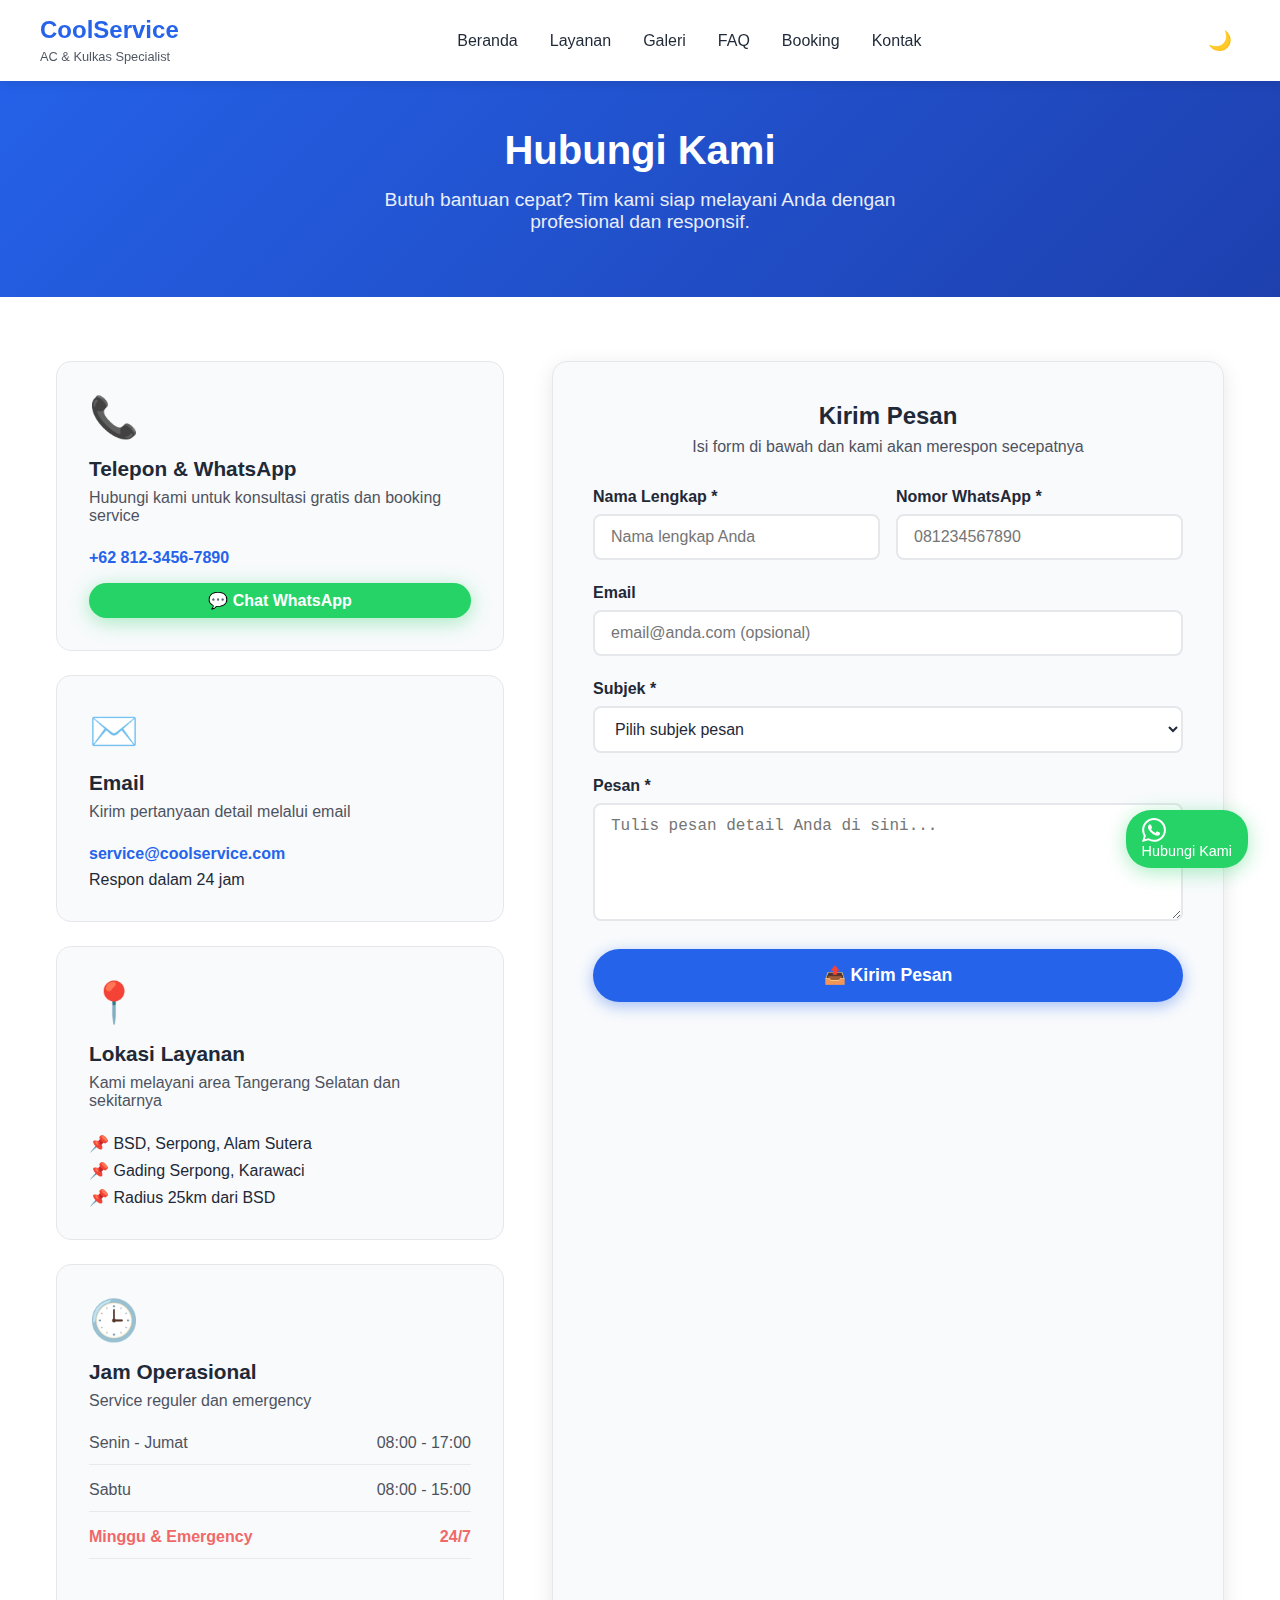
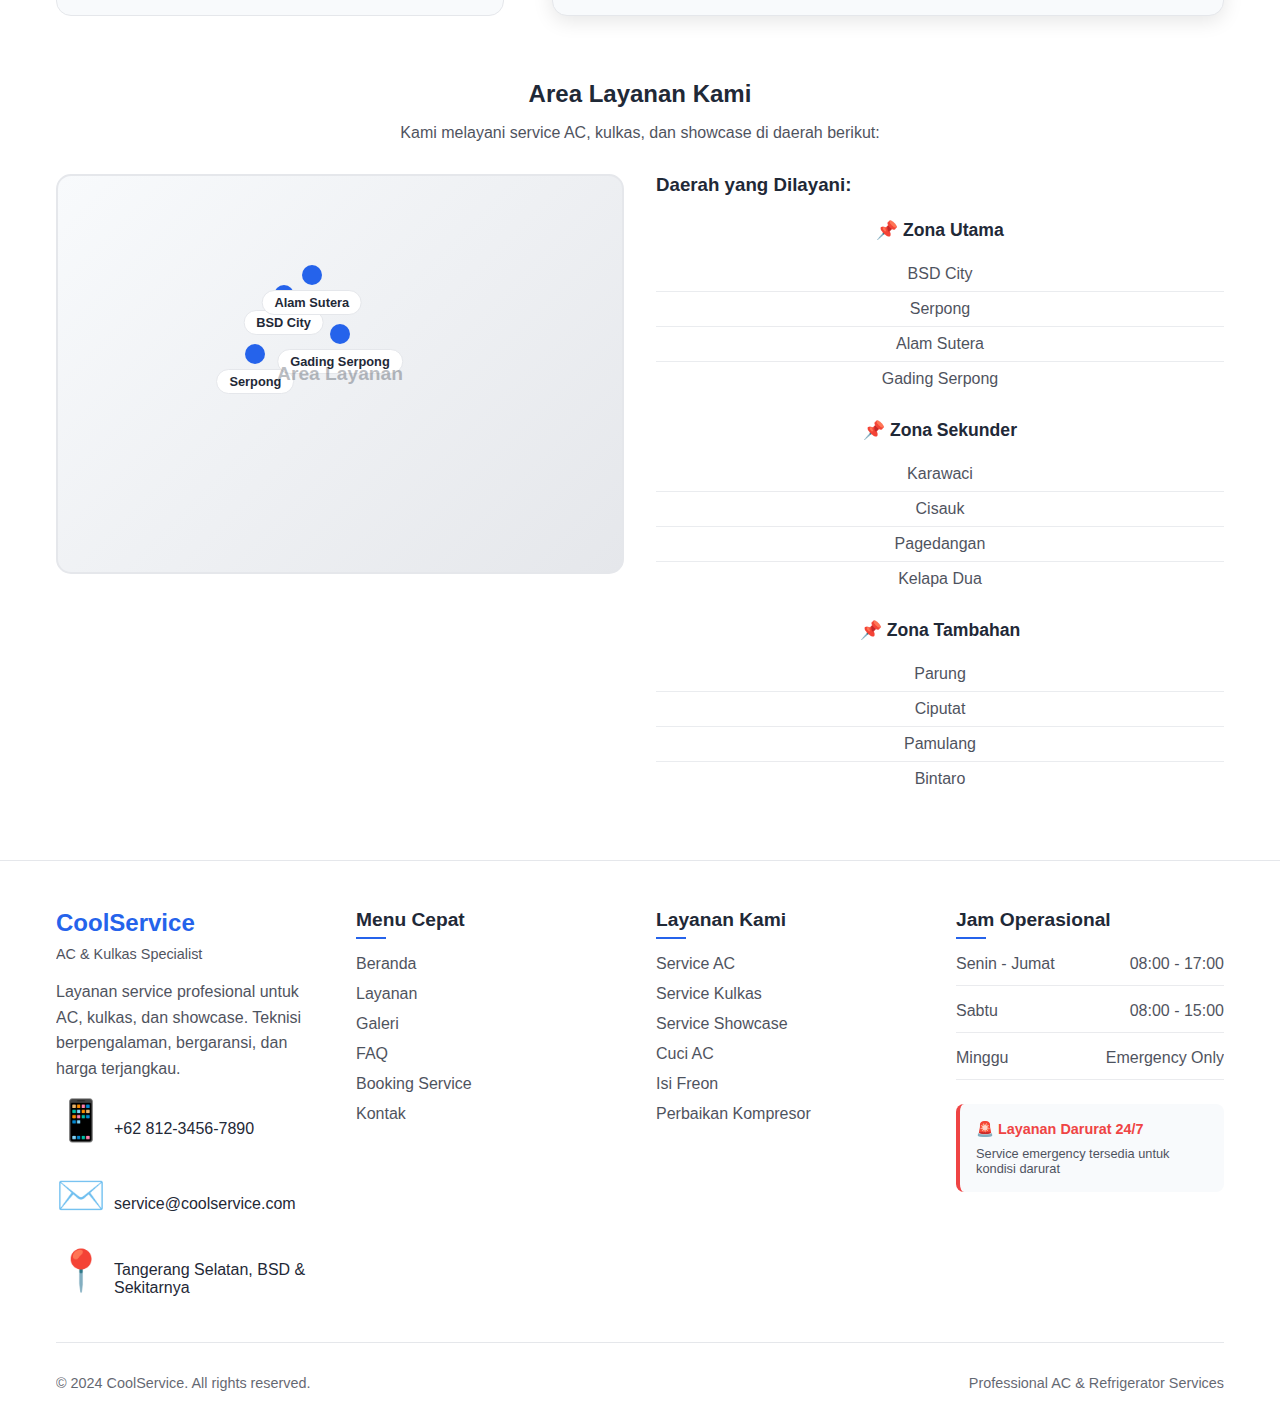
<file: contact.html>
<!DOCTYPE html>
<html lang="id">
<head>
    <meta charset="UTF-8">
    <meta name="viewport" content="width=device-width, initial-scale=1.0">
    <title>Kontak - CoolService</title>
    <link rel="stylesheet" href="assets/css/style.css">
</head>
<body>
    <!-- Header -->
    <header id="header" class="header">
        <nav class="nav container">
            <div class="logo">
                <h2>CoolService</h2>
                <span>AC & Kulkas Specialist</span>
            </div>

            <ul class="nav-menu" id="nav-menu">
                <li><a href="index.html" class="nav-link">Beranda</a></li>
                <li><a href="index.html#services" class="nav-link">Layanan</a></li>
                <li><a href="index.html#gallery" class="nav-link">Galeri</a></li>
                <li><a href="index.html#faq" class="nav-link">FAQ</a></li>
                <li><a href="booking.html" class="nav-link">Booking</a></li>
                <li><a href="contact.html" class="nav-link active">Kontak</a></li>
            </ul>

            <div class="nav-actions">
                <button id="theme-toggle" class="theme-toggle" aria-label="Toggle dark mode">
                    <span class="theme-icon">🌙</span>
                </button>
                
                <button id="mobile-menu-toggle" class="mobile-menu-toggle" aria-label="Toggle menu">
                    <span></span>
                    <span></span>
                    <span></span>
                </button>
            </div>
        </nav>
    </header>

    <!-- Contact Hero -->
    <section class="contact-hero">
        <div class="container">
            <div class="contact-hero-content">
                <h1>Hubungi Kami</h1>
                <p>Butuh bantuan cepat? Tim kami siap melayani Anda dengan profesional dan responsif.</p>
            </div>
        </div>
    </section>

    <!-- Contact Section -->
    <section class="contact-section">
        <div class="container">
            <div class="contact-grid">
                <!-- Contact Info -->
                <div class="contact-info">
                    <div class="contact-card">
                        <div class="contact-icon">📞</div>
                        <h3>Telepon & WhatsApp</h3>
                        <p>Hubungi kami untuk konsultasi gratis dan booking service</p>
                        <div class="contact-details">
                            <a href="tel:+6281234567890">+62 812-3456-7890</a>
                            <a href="https://wa.me/6281234567890" target="_blank" class="whatsapp-link">
                                💬 Chat WhatsApp
                            </a>
                        </div>
                    </div>

                    <div class="contact-card">
                        <div class="contact-icon">✉️</div>
                        <h3>Email</h3>
                        <p>Kirim pertanyaan detail melalui email</p>
                        <div class="contact-details">
                            <a href="mailto:service@coolservice.com">service@coolservice.com</a>
                            <span>Respon dalam 24 jam</span>
                        </div>
                    </div>

                    <div class="contact-card">
                        <div class="contact-icon">📍</div>
                        <h3>Lokasi Layanan</h3>
                        <p>Kami melayani area Tangerang Selatan dan sekitarnya</p>
                        <div class="contact-details">
                            <span>📌 BSD, Serpong, Alam Sutera</span>
                            <span>📌 Gading Serpong, Karawaci</span>
                            <span>📌 Radius 25km dari BSD</span>
                        </div>
                    </div>

                    <div class="contact-card">
                        <div class="contact-icon">🕒</div>
                        <h3>Jam Operasional</h3>
                        <p>Service reguler dan emergency</p>
                        <div class="business-hours">
                            <div class="hour-item">
                                <span>Senin - Jumat</span>
                                <span>08:00 - 17:00</span>
                            </div>
                            <div class="hour-item">
                                <span>Sabtu</span>
                                <span>08:00 - 15:00</span>
                            </div>
                            <div class="hour-item emergency">
                                <span>Minggu & Emergency</span>
                                <span>24/7</span>
                            </div>
                        </div>
                    </div>
                </div>

                <!-- Contact Form -->
                <div class="contact-form-container">
                    <div class="form-header">
                        <h2>Kirim Pesan</h2>
                        <p>Isi form di bawah dan kami akan merespon secepatnya</p>
                    </div>

                    <form id="contact-form" action="https://formspree.io/f/mkgyynln" method="POST">
                        <div class="form-row">
                            <div class="form-group">
                                <label for="contact-name">Nama Lengkap *</label>
                                <input type="text" id="contact-name" name="name" required placeholder="Nama lengkap Anda">
                            </div>
                            <div class="form-group">
                                <label for="contact-phone">Nomor WhatsApp *</label>
                                <input type="tel" id="contact-phone" name="phone" required placeholder="081234567890">
                            </div>
                        </div>

                        <div class="form-group">
                            <label for="contact-email">Email</label>
                            <input type="email" id="contact-email" name="email" placeholder="email@anda.com (opsional)">
                        </div>

                        <div class="form-group">
                            <label for="contact-subject">Subjek *</label>
                            <select id="contact-subject" name="subject" required>
                                <option value="">Pilih subjek pesan</option>
                                <option value="konsultasi">Konsultasi Service</option>
                                <option value="booking">Booking Jadwal</option>
                                <option value="harga">Tanya Harga</option>
                                <option value="garansi">Klaim Garansi</option>
                                <option value="lainnya">Lainnya</option>
                            </select>
                        </div>

                        <div class="form-group">
                            <label for="contact-message">Pesan *</label>
                            <textarea id="contact-message" name="message" required rows="5" placeholder="Tulis pesan detail Anda di sini..."></textarea>
                        </div>

                        <button type="submit" class="btn btn-primary btn-full">
                            📤 Kirim Pesan
                        </button>
                    </form>
                </div>
            </div>

            <!-- Map Section -->
            <div class="map-section">
                <h2>Area Layanan Kami</h2>
                <p>Kami melayani service AC, kulkas, dan showcase di daerah berikut:</p>
                
                <div class="map-container">
                    <!-- Simple SVG Map atau Google Maps Embed -->
                    <div class="simple-map">
                        <div class="map-placeholder">
                            <div class="map-point" style="top: 30%; left: 40%;">
                                <div class="point-pulse"></div>
                                <div class="point-label">BSD City</div>
                            </div>
                            <div class="map-point" style="top: 45%; left: 35%;">
                                <div class="point-pulse"></div>
                                <div class="point-label">Serpong</div>
                            </div>
                            <div class="map-point" style="top: 25%; left: 45%;">
                                <div class="point-pulse"></div>
                                <div class="point-label">Alam Sutera</div>
                            </div>
                            <div class="map-point" style="top: 40%; left: 50%;">
                                <div class="point-pulse"></div>
                                <div class="point-label">Gading Serpong</div>
                            </div>
                            <div class="service-area">Area Layanan</div>
                        </div>
                    </div>

                    <div class="area-list">
                        <h3>Daerah yang Dilayani:</h3>
                        <div class="area-grid">
                            <div class="area-group">
                                <h4>📌 Zona Utama</h4>
                                <ul>
                                    <li>BSD City</li>
                                    <li>Serpong</li>
                                    <li>Alam Sutera</li>
                                    <li>Gading Serpong</li>
                                </ul>
                            </div>
                            <div class="area-group">
                                <h4>📌 Zona Sekunder</h4>
                                <ul>
                                    <li>Karawaci</li>
                                    <li>Cisauk</li>
                                    <li>Pagedangan</li>
                                    <li>Kelapa Dua</li>
                                </ul>
                            </div>
                            <div class="area-group">
                                <h4>📌 Zona Tambahan</h4>
                                <ul>
                                    <li>Parung</li>
                                    <li>Ciputat</li>
                                    <li>Pamulang</li>
                                    <li>Bintaro</li>
                                </ul>
                            </div>
                        </div>
                    </div>
                </div>
            </div>
        </div>
    </section>

<!-- Footer -->
<footer class="footer">
    <div class="container">
        <div class="footer-content">
            <!-- Company Info -->
            <div class="footer-section">
                <div class="footer-logo">
                    <h3>CoolService</h3>
                    <span>AC & Kulkas Specialist</span>
                </div>
                <p class="footer-description">
                    Layanan service profesional untuk AC, kulkas, dan showcase. 
                    Teknisi berpengalaman, bergaransi, dan harga terjangkau.
                </p>
                <div class="footer-contact">
                    <div class="contact-item">
                        <span class="contact-icon">📱</span>
                        <span>+62 812-3456-7890</span>
                    </div>
                    <div class="contact-item">
                        <span class="contact-icon">✉️</span>
                        <span>service@coolservice.com</span>
                    </div>
                    <div class="contact-item">
                        <span class="contact-icon">📍</span>
                        <span>Tangerang Selatan, BSD & Sekitarnya</span>
                    </div>
                </div>
            </div>

            <!-- Quick Links -->
            <div class="footer-section">
                <h4 class="footer-title">Menu Cepat</h4>
                <ul class="footer-links">
                    <li><a href="index.html">Beranda</a></li>
                    <li><a href="index.html#services">Layanan</a></li>
                    <li><a href="index.html#gallery">Galeri</a></li>
                    <li><a href="index.html#faq">FAQ</a></li>
                    <li><a href="booking.html">Booking Service</a></li>
                    <li><a href="contact.html">Kontak</a></li>
                </ul>
            </div>

            <!-- Services -->
            <div class="footer-section">
                <h4 class="footer-title">Layanan Kami</h4>
                <ul class="footer-links">
                    <li><a href="index.html#service-ac">Service AC</a></li>
                    <li><a href="index.html#service-kulkas">Service Kulkas</a></li>
                    <li><a href="index.html#service-showcase">Service Showcase</a></li>
                    <li><a href="index.html#services">Cuci AC</a></li>
                    <li><a href="index.html#services">Isi Freon</a></li>
                    <li><a href="index.html#services">Perbaikan Kompresor</a></li>
                </ul>
            </div>

            <!-- Business Hours -->
            <div class="footer-section">
                <h4 class="footer-title">Jam Operasional</h4>
                <div class="business-hours">
                    <div class="hour-item">
                        <span>Senin - Jumat</span>
                        <span>08:00 - 17:00</span>
                    </div>
                    <div class="hour-item">
                        <span>Sabtu</span>
                        <span>08:00 - 15:00</span>
                    </div>
                    <div class="hour-item">
                        <span>Minggu</span>
                        <span>Emergency Only</span>
                    </div>
                </div>
                <div class="emergency-info">
                    <span class="emergency-badge">🚨 Layanan Darurat 24/7</span>
                    <p>Service emergency tersedia untuk kondisi darurat</p>
                </div>
            </div>
        </div>

        <!-- Footer Bottom -->
        <div class="footer-bottom">
            <div class="footer-copyright">
                <p>&copy; 2024 CoolService. All rights reserved.</p>
            </div>
            <div class="footer-credits">
                <p>Professional AC & Refrigerator Services</p>
            </div>
        </div>
    </div>
</footer>

<!-- Floating WhatsApp -->
<div id="whatsapp-float" class="whatsapp-float">
    <a href="https://wa.me/6281234567890?text=Halo,%20saya%20butuh%20service%20AC/Kulkas%20untuk..." 
       class="whatsapp-link" 
       target="_blank"
       aria-label="Chat via WhatsApp">
        <div class="whatsapp-icon">
            <svg width="24" height="24" viewBox="0 0 24 24" fill="currentColor">
                <path d="M17.472 14.382c-.297-.149-1.758-.867-2.03-.967-.273-.099-.471-.148-.67.15-.197.297-.767.966-.94 1.164-.173.199-.347.223-.644.075-.297-.15-1.255-.463-2.39-1.475-.883-.788-1.48-1.761-1.653-2.059-.173-.297-.018-.458.13-.606.134-.133.298-.347.446-.52.149-.174.198-.298.298-.497.099-.198.05-.371-.025-.52-.075-.149-.669-1.612-.916-2.207-.242-.579-.487-.5-.669-.51-.173-.008-.371-.01-.57-.01-.198 0-.52.074-.792.372-.272.297-1.04 1.016-1.04 2.479 0 1.462 1.065 2.875 1.213 3.074.149.198 2.096 3.2 5.077 4.487.709.306 1.262.489 1.694.625.712.227 1.36.195 1.871.118.571-.085 1.758-.719 2.006-1.413.248-.694.248-1.289.173-1.413-.074-.124-.272-.198-.57-.347m-5.421 7.403h-.004a9.87 9.87 0 01-5.031-1.378l-.361-.214-3.741.982.998-3.648-.235-.374a9.86 9.86 0 01-1.51-5.26c.001-5.45 4.436-9.884 9.888-9.884 2.64 0 5.122 1.03 6.988 2.898a9.825 9.825 0 012.893 6.994c-.003 5.45-4.437 9.884-9.885 9.884m8.413-18.297A11.815 11.815 0 0012.05 0C5.495 0 .16 5.335.157 11.892c0 2.096.547 4.142 1.588 5.945L.057 24l6.305-1.654a11.882 11.882 0 005.683 1.448h.005c6.554 0 11.89-5.335 11.893-11.893c0-3.189-1.248-6.189-3.515-8.447"/>
            </svg>
        </div>
        <span class="whatsapp-text">Hubungi Kami</span>
    </a>
    
    <!-- WhatsApp Options -->
    <div class="whatsapp-options">
        <a href="https://wa.me/6281234567890?text=Halo,%20saya%20butuh%20service%20AC" 
           class="whatsapp-option" target="_blank">
            ❄️ Service AC
        </a>
        <a href="https://wa.me/6281234567890?text=Halo,%20saya%20butuh%20service%20Kulkas" 
           class="whatsapp-option" target="_blank">
            🧊 Service Kulkas
        </a>
        <a href="https://wa.me/6281234567890?text=Halo,%20saya%20butuh%20service%20Showcase" 
           class="whatsapp-option" target="_blank">
            🪟 Service Showcase
        </a>
    </div>
</div>

    <script src="assets/js/script.js"></script>
    <script src="assets/js/contact.js"></script>
</body>
</html>
</file>
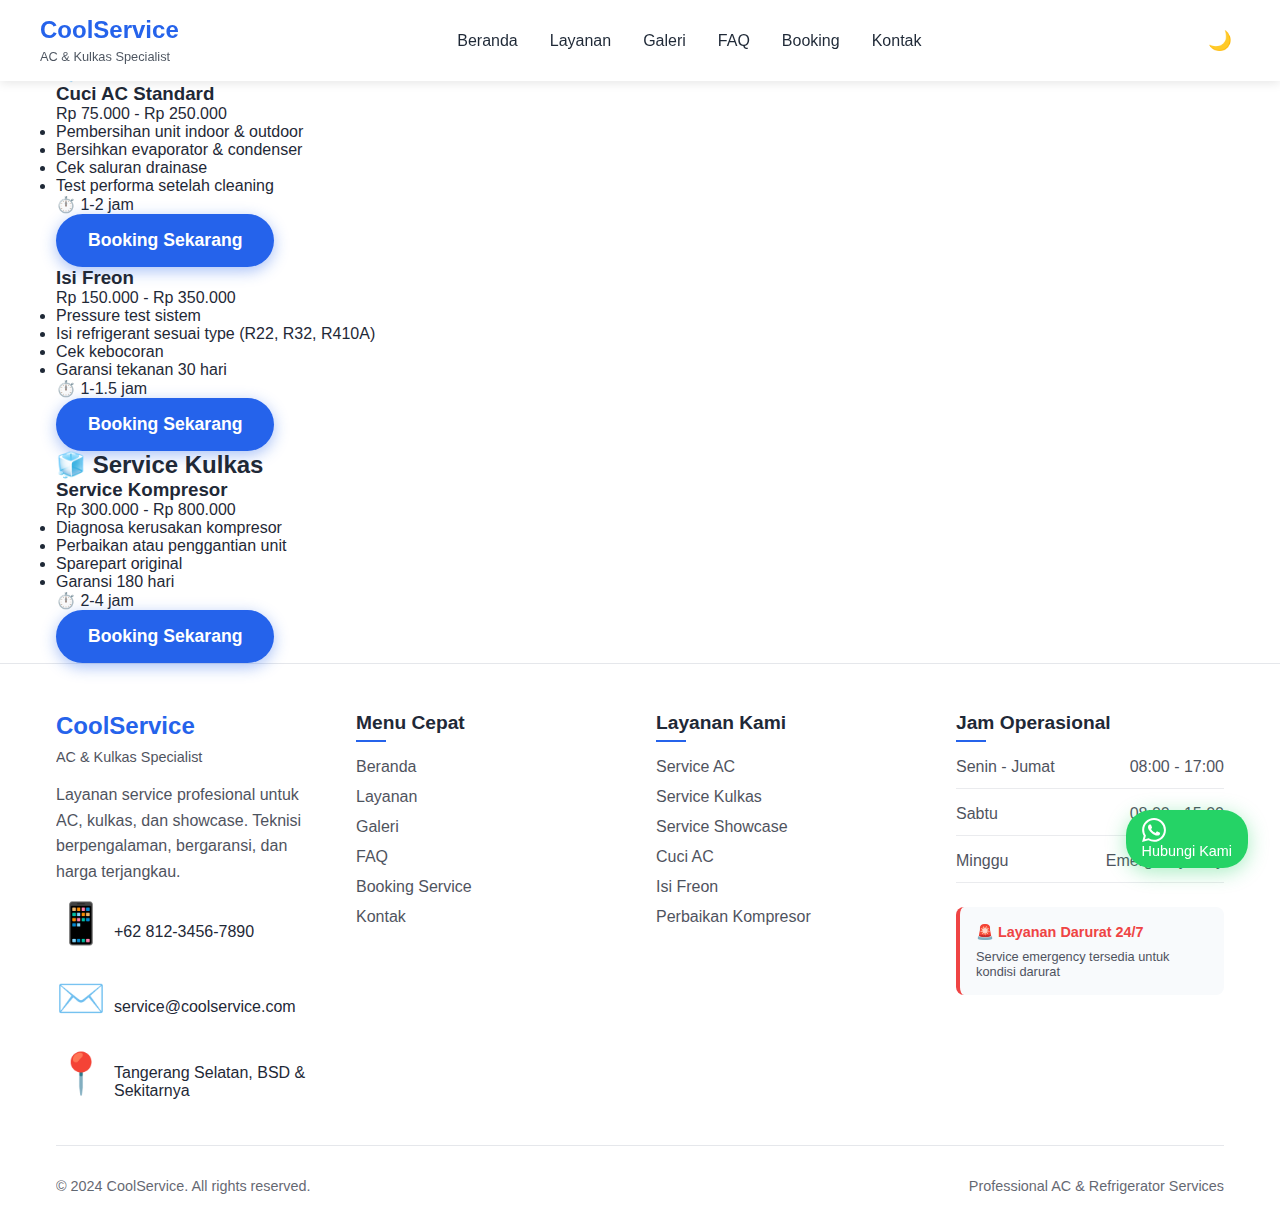
<file: services.html>
<!DOCTYPE html>
<html lang="id">
<head>
    <meta charset="UTF-8">
    <meta name="viewport" content="width=device-width, initial-scale=1.0">
    <title>Layanan Detail - CoolService</title>
    <link rel="stylesheet" href="assets/css/style.css">
</head>
<body>
    <!-- Header -->
    <header id="header" class="header">
        <nav class="nav container">
            <div class="logo">
                <h2>CoolService</h2>
                <span>AC & Kulkas Specialist</span>
            </div>

            <ul class="nav-menu" id="nav-menu">
                <li><a href="index.html" class="nav-link">Beranda</a></li>
                <li><a href="services.html" class="nav-link active">Layanan</a></li>
                <li><a href="index.html#gallery" class="nav-link">Galeri</a></li>
                <li><a href="index.html#faq" class="nav-link">FAQ</a></li>
                <li><a href="booking.html" class="nav-link">Booking</a></li>
                <li><a href="contact.html" class="nav-link">Kontak</a></li>
            </ul>

            <div class="nav-actions">
                <button id="theme-toggle" class="theme-toggle" aria-label="Toggle dark mode">
                    <span class="theme-icon">🌙</span>
                </button>
                
                <button id="mobile-menu-toggle" class="mobile-menu-toggle" aria-label="Toggle menu">
                    <span></span>
                    <span></span>
                    <span></span>
                </button>
            </div>
        </nav>
    </header>

    <!-- Services Hero -->
    <section class="services-hero">
        <div class="container">
            <div class="services-hero-content">
                <h1>Layanan Kami</h1>
                <p>Detail lengkap semua layanan service AC, kulkas, dan showcase dengan harga transparan</p>
            </div>
        </div>
    </section>

    <!-- Detailed Services Section -->
    <section class="detailed-services">
        <div class="container">
            <!-- AC Services -->
            <div class="service-detail-category">
                <h2 class="category-title">❄️ Service AC</h2>
                <div class="service-detail-grid">
                    <div class="service-detail-card">
                        <h3>Cuci AC Standard</h3>
                        <div class="service-price-range">Rp 75.000 - Rp 250.000</div>
                        <ul class="service-features">
                            <li>Pembersihan unit indoor & outdoor</li>
                            <li>Bersihkan evaporator & condenser</li>
                            <li>Cek saluran drainase</li>
                            <li>Test performa setelah cleaning</li>
                        </ul>
                        <div class="service-duration">⏱️ 1-2 jam</div>
                        <a href="booking.html" class="btn btn-primary">Booking Sekarang</a>
                    </div>

                    <div class="service-detail-card">
                        <h3>Isi Freon</h3>
                        <div class="service-price-range">Rp 150.000 - Rp 350.000</div>
                        <ul class="service-features">
                            <li>Pressure test sistem</li>
                            <li>Isi refrigerant sesuai type (R22, R32, R410A)</li>
                            <li>Cek kebocoran</li>
                            <li>Garansi tekanan 30 hari</li>
                        </ul>
                        <div class="service-duration">⏱️ 1-1.5 jam</div>
                        <a href="booking.html" class="btn btn-primary">Booking Sekarang</a>
                    </div>

                    <!-- Tambah service AC lainnya... -->
                </div>
            </div>

            <!-- Kulkas Services -->
            <div class="service-detail-category">
                <h2 class="category-title">🧊 Service Kulkas</h2>
                <div class="service-detail-grid">
                    <div class="service-detail-card">
                        <h3>Service Kompresor</h3>
                        <div class="service-price-range">Rp 300.000 - Rp 800.000</div>
                        <ul class="service-features">
                            <li>Diagnosa kerusakan kompresor</li>
                            <li>Perbaikan atau penggantian unit</li>
                            <li>Sparepart original</li>
                            <li>Garansi 180 hari</li>
                        </ul>
                        <div class="service-duration">⏱️ 2-4 jam</div>
                        <a href="booking.html" class="btn btn-primary">Booking Sekarang</a>
                    </div>

                    <!-- Tambah service kulkas lainnya... -->
                </div>
            </div>
        </div>
    </section>
<footer class="footer">
    <div class="container">
        <div class="footer-content">
            <!-- Company Info -->
            <div class="footer-section">
                <div class="footer-logo">
                    <h3>CoolService</h3>
                    <span>AC & Kulkas Specialist</span>
                </div>
                <p class="footer-description">
                    Layanan service profesional untuk AC, kulkas, dan showcase. 
                    Teknisi berpengalaman, bergaransi, dan harga terjangkau.
                </p>
                <div class="footer-contact">
                    <div class="contact-item">
                        <span class="contact-icon">📱</span>
                        <span>+62 812-3456-7890</span>
                    </div>
                    <div class="contact-item">
                        <span class="contact-icon">✉️</span>
                        <span>service@coolservice.com</span>
                    </div>
                    <div class="contact-item">
                        <span class="contact-icon">📍</span>
                        <span>Tangerang Selatan, BSD & Sekitarnya</span>
                    </div>
                </div>
            </div>

            <!-- Quick Links -->
            <div class="footer-section">
                <h4 class="footer-title">Menu Cepat</h4>
                <ul class="footer-links">
                    <li><a href="#hero">Beranda</a></li>
                    <li><a href="#services">Layanan</a></li>
                    <li><a href="#gallery">Galeri</a></li>
                    <li><a href="#faq">FAQ</a></li>
                    <li><a href="booking.html">Booking Service</a></li>
                    <li><a href="contact.html">Kontak</a></li>
                </ul>
            </div>

            <!-- Services -->
            <div class="footer-section">
                <h4 class="footer-title">Layanan Kami</h4>
                <ul class="footer-links">
                    <li><a href="#service-ac">Service AC</a></li>
                    <li><a href="#service-kulkas">Service Kulkas</a></li>
                    <li><a href="#service-showcase">Service Showcase</a></li>
                    <li><a href="#services">Cuci AC</a></li>
                    <li><a href="#services">Isi Freon</a></li>
                    <li><a href="#services">Perbaikan Kompresor</a></li>
                </ul>
            </div>

            <!-- Business Hours -->
            <div class="footer-section">
                <h4 class="footer-title">Jam Operasional</h4>
                <div class="business-hours">
                    <div class="hour-item">
                        <span>Senin - Jumat</span>
                        <span>08:00 - 17:00</span>
                    </div>
                    <div class="hour-item">
                        <span>Sabtu</span>
                        <span>08:00 - 15:00</span>
                    </div>
                    <div class="hour-item">
                        <span>Minggu</span>
                        <span>Emergency Only</span>
                    </div>
                </div>
                <div class="emergency-info">
                    <span class="emergency-badge">🚨 Layanan Darurat 24/7</span>
                    <p>Service emergency tersedia untuk kondisi darurat</p>
                </div>
            </div>
        </div>

        <!-- Footer Bottom -->
        <div class="footer-bottom">
            <div class="footer-copyright">
                <p>&copy; 2024 CoolService. All rights reserved.</p>
            </div>
            <div class="footer-credits">
                <p>Professional AC & Refrigerator Services</p>
            </div>
        </div>
    </div>
</footer>

<!-- Floating WhatsApp Button -->
<div id="whatsapp-float" class="whatsapp-float">
    <a href="https://wa.me/6281234567890?text=Halo,%20saya%20butuh%20service%20AC/Kulkas%20untuk..." 
       class="whatsapp-link" 
       target="_blank"
       aria-label="Chat via WhatsApp">
        <div class="whatsapp-icon">
            <svg width="24" height="24" viewBox="0 0 24 24" fill="currentColor">
                <path d="M17.472 14.382c-.297-.149-1.758-.867-2.03-.967-.273-.099-.471-.148-.67.15-.197.297-.767.966-.94 1.164-.173.199-.347.223-.644.075-.297-.15-1.255-.463-2.39-1.475-.883-.788-1.48-1.761-1.653-2.059-.173-.297-.018-.458.13-.606.134-.133.298-.347.446-.52.149-.174.198-.298.298-.497.099-.198.05-.371-.025-.52-.075-.149-.669-1.612-.916-2.207-.242-.579-.487-.5-.669-.51-.173-.008-.371-.01-.57-.01-.198 0-.52.074-.792.372-.272.297-1.04 1.016-1.04 2.479 0 1.462 1.065 2.875 1.213 3.074.149.198 2.096 3.2 5.077 4.487.709.306 1.262.489 1.694.625.712.227 1.36.195 1.871.118.571-.085 1.758-.719 2.006-1.413.248-.694.248-1.289.173-1.413-.074-.124-.272-.198-.57-.347m-5.421 7.403h-.004a9.87 9.87 0 01-5.031-1.378l-.361-.214-3.741.982.998-3.648-.235-.374a9.86 9.86 0 01-1.51-5.26c.001-5.45 4.436-9.884 9.888-9.884 2.64 0 5.122 1.03 6.988 2.898a9.825 9.825 0 012.893 6.994c-.003 5.45-4.437 9.884-9.885 9.884m8.413-18.297A11.815 11.815 0 0012.05 0C5.495 0 .16 5.335.157 11.892c0 2.096.547 4.142 1.588 5.945L.057 24l6.305-1.654a11.882 11.882 0 005.683 1.448h.005c6.554 0 11.89-5.335 11.893-11.893c0-3.189-1.248-6.189-3.515-8.447"/>
            </svg>
        </div>
        <span class="whatsapp-text">Hubungi Kami</span>
    </a>
    
    <!-- WhatsApp Options -->
    <div class="whatsapp-options">
        <a href="https://wa.me/6281234567890?text=Halo,%20saya%20butuh%20service%20AC" 
           class="whatsapp-option" target="_blank">
            ❄️ Service AC
        </a>
        <a href="https://wa.me/6281234567890?text=Halo,%20saya%20butuh%20service%20Kulkas" 
           class="whatsapp-option" target="_blank">
            🧊 Service Kulkas
        </a>
        <a href="https://wa.me/6281234567890?text=Halo,%20saya%20butuh%20service%20Showcase" 
           class="whatsapp-option" target="_blank">
            🪟 Service Showcase
        </a>
    </div>
</div>

    <script src="assets/js/script.js"></script>
</body>
</html>
</file>
<file: assets/css/style.css>
/* CSS Variables untuk Theme */
:root {
    /* Light Theme */
    --primary-color: #2563eb;
    --secondary-color: #1e40af;
    --background-color: #ffffff;
    --text-color: #1f2937;
    --card-bg: #f8fafc;
    --border-color: #e5e7eb;
    
    /* Spacing */
    --section-padding: 4rem 1rem;
    --container-max-width: 1200px;
}

/* Dark Theme */
[data-theme="dark"] {
    --primary-color: #3b82f6;
    --secondary-color: #60a5fa;
    --background-color: #111827;
    --text-color: #f9fafb;
    --card-bg: #1f2937;
    --border-color: #374151;
}

/* Base Styles */
* {
    margin: 0;
    padding: 0;
    box-sizing: border-box;
}

body {
    font-family: 'Segoe UI', Tahoma, Geneva, Verdana, sans-serif;
    background-color: var(--background-color);
    color: var(--text-color);
    transition: background-color 0.3s, color 0.3s;
}

.container {
    max-width: var(--container-max-width);
    margin: 0 auto;
    padding: 0 1rem;
}

/* Header & Navigation */
.header {
    position: fixed;
    top: 0;
    width: 100%;
    background-color: var(--background-color);
    box-shadow: 0 2px 10px rgba(0,0,0,0.1);
    z-index: 1000;
    transition: background-color 0.3s;
}

.nav {
    display: flex;
    justify-content: space-between;
    align-items: center;
    padding: 1rem 0;
}

/* Logo Styles */
.logo h2 {
    color: var(--primary-color);
    font-size: 1.5rem;
    margin-bottom: 0.2rem;
}

.logo span {
    font-size: 0.8rem;
    color: var(--text-color);
    opacity: 0.8;
}

/* Navigation Menu */
.nav-menu {
    display: flex;
    list-style: none;
    gap: 2rem;
}

.nav-link {
    text-decoration: none;
    color: var(--text-color);
    font-weight: 500;
    transition: color 0.3s;
    position: relative;
}

.nav-link:hover {
    color: var(--primary-color);
}

.nav-link::after {
    content: '';
    position: absolute;
    bottom: -5px;
    left: 0;
    width: 0;
    height: 2px;
    background-color: var(--primary-color);
    transition: width 0.3s;
}

.nav-link:hover::after {
    width: 100%;
}

/* Theme Toggle */
.theme-toggle {
    background: none;
    border: none;
    font-size: 1.2rem;
    cursor: pointer;
    padding: 0.5rem;
    border-radius: 50%;
    transition: background-color 0.3s;
}

.theme-toggle:hover {
    background-color: var(--card-bg);
}

/* Mobile Menu Toggle (Hidden on Desktop) */
.mobile-menu-toggle {
    display: none;
    flex-direction: column;
    background: none;
    border: none;
    cursor: pointer;
    padding: 0.5rem;
    gap: 0.25rem;
}

.mobile-menu-toggle span {
    width: 20px;
    height: 2px;
    background-color: var(--text-color);
    transition: 0.3s;
}

/* Mobile Responsive */
@media (max-width: 768px) {
    .mobile-menu-toggle {
        display: flex;
    }

    .nav-menu {
        position: fixed;
        top: 70px;
        left: -100%;
        flex-direction: column;
        background-color: var(--background-color);
        width: 100%;
        text-align: center;
        transition: 0.3s;
        box-shadow: 0 10px 10px rgba(0,0,0,0.1);
        padding: 2rem 0;
        gap: 1.5rem;
    }

    .nav-menu.active {
        left: 0;
    }

    .mobile-menu-toggle.active span:nth-child(1) {
        transform: rotate(45deg) translate(5px, 5px);
    }

    .mobile-menu-toggle.active span:nth-child(2) {
        opacity: 0;
    }

    .mobile-menu-toggle.active span:nth-child(3) {
        transform: rotate(-45deg) translate(7px, -6px);
    }
}

/* Hero Section */
.hero {
    position: relative;
    min-height: 100vh;
    display: flex;
    align-items: center;
    padding: 8rem 1rem 4rem;
    overflow: hidden;
}

.hero-background {
    position: absolute;
    top: 0;
    left: 0;
    width: 100%;
    height: 100%;
    background: linear-gradient(135deg, var(--primary-color) 0%, var(--secondary-color) 100%);
    opacity: 0.1;
    z-index: -1;
}

.hero-content {
    text-align: center;
    max-width: 800px;
    margin: 0 auto;
}

.hero-title {
    font-size: 3rem;
    font-weight: 700;
    line-height: 1.2;
    margin-bottom: 1.5rem;
    color: var(--text-color);
}

.highlight {
    color: var(--primary-color);
    position: relative;
}

.highlight::after {
    content: '';
    position: absolute;
    bottom: 0;
    left: 0;
    width: 100%;
    height: 30%;
    background-color: var(--primary-color);
    opacity: 0.2;
    z-index: -1;
}

.hero-subtitle {
    font-size: 1.2rem;
    line-height: 1.6;
    margin-bottom: 2rem;
    color: var(--text-color);
    opacity: 0.8;
}

/* Hero Features */
.hero-features {
    display: flex;
    justify-content: center;
    gap: 2rem;
    margin-bottom: 3rem;
    flex-wrap: wrap;
}

.feature-item {
    display: flex;
    align-items: center;
    gap: 0.5rem;
    padding: 0.75rem 1.5rem;
    background-color: var(--card-bg);
    border-radius: 50px;
    font-weight: 500;
    box-shadow: 0 4px 12px rgba(0,0,0,0.1);
}

.feature-icon {
    font-size: 1.2rem;
}

/* Hero Actions */
.hero-actions {
    display: flex;
    gap: 1rem;
    justify-content: center;
    margin-bottom: 3rem;
    flex-wrap: wrap;
}

.btn {
    display: inline-flex;
    align-items: center;
    gap: 0.5rem;
    padding: 1rem 2rem;
    border: none;
    border-radius: 50px;
    font-size: 1.1rem;
    font-weight: 600;
    text-decoration: none;
    cursor: pointer;
    transition: all 0.3s ease;
    text-align: center;
}

.btn-primary {
    background-color: var(--primary-color);
    color: white;
    box-shadow: 0 4px 15px rgba(37, 99, 235, 0.4);
}

.btn-primary:hover {
    background-color: var(--secondary-color);
    transform: translateY(-2px);
    box-shadow: 0 6px 20px rgba(37, 99, 235, 0.6);
}

.btn-secondary {
    background-color: transparent;
    color: var(--text-color);
    border: 2px solid var(--primary-color);
}

.btn-secondary:hover {
    background-color: var(--primary-color);
    color: white;
    transform: translateY(-2px);
}

/* Hero Stats */
.hero-stats {
    display: flex;
    justify-content: center;
    gap: 3rem;
    flex-wrap: wrap;
}

.stat {
    text-align: center;
}

.stat-number {
    font-size: 2.5rem;
    font-weight: 700;
    color: var(--primary-color);
    margin-bottom: 0.5rem;
}

.stat-label {
    font-size: 0.9rem;
    color: var(--text-color);
    opacity: 0.8;
    text-transform: uppercase;
    letter-spacing: 1px;
}

/* Responsive Hero */
@media (max-width: 768px) {
    .hero {
        padding: 6rem 1rem 2rem;
        min-height: auto;
    }

    .hero-title {
        font-size: 2rem;
    }

    .hero-subtitle {
        font-size: 1rem;
    }

    .hero-features {
        gap: 1rem;
    }

    .feature-item {
        padding: 0.5rem 1rem;
        font-size: 0.9rem;
    }

    .hero-actions {
        flex-direction: column;
        align-items: center;
    }

    .btn {
        width: 100%;
        max-width: 300px;
        justify-content: center;
    }

    .hero-stats {
        gap: 1.5rem;
    }

    .stat-number {
        font-size: 2rem;
    }
}

/* Services Section */
.services {
    padding: var(--section-padding);
    background-color: var(--card-bg);
}

.section-header {
    text-align: center;
    margin-bottom: 3rem;
}

.section-title {
    font-size: 2.5rem;
    font-weight: 700;
    color: var(--text-color);
    margin-bottom: 1rem;
}

.section-subtitle {
    font-size: 1.1rem;
    color: var(--text-color);
    opacity: 0.8;
    max-width: 600px;
    margin: 0 auto;
}

/* Services Navigation */
.services-nav {
    display: flex;
    justify-content: center;
    gap: 1rem;
    margin-bottom: 3rem;
    flex-wrap: wrap;
}

.service-tab {
    display: flex;
    align-items: center;
    gap: 0.5rem;
    padding: 1rem 2rem;
    background-color: var(--background-color);
    border: 2px solid var(--border-color);
    border-radius: 50px;
    font-weight: 600;
    cursor: pointer;
    transition: all 0.3s ease;
    color: var(--text-color);
}

.service-tab:hover {
    border-color: var(--primary-color);
    transform: translateY(-2px);
}

.service-tab.active {
    background-color: var(--primary-color);
    border-color: var(--primary-color);
    color: white;
}

.tab-icon {
    font-size: 1.2rem;
}

/* Services Content */
.services-content {
    position: relative;
    min-height: 400px;
}

.service-category {
    display: none;
    animation: fadeIn 0.5s ease;
}

.service-category.active {
    display: block;
}

@keyframes fadeIn {
    from { opacity: 0; transform: translateY(20px); }
    to { opacity: 1; transform: translateY(0); }
}

/* Service Grid */
.service-grid {
    display: grid;
    grid-template-columns: repeat(auto-fit, minmax(280px, 1fr));
    gap: 2rem;
}

.service-card {
    background-color: var(--background-color);
    padding: 2rem;
    border-radius: 15px;
    text-align: center;
    box-shadow: 0 5px 20px rgba(0,0,0,0.1);
    transition: all 0.3s ease;
    border: 1px solid var(--border-color);
}

.service-card:hover {
    transform: translateY(-5px);
    box-shadow: 0 10px 30px rgba(0,0,0,0.15);
}

.service-icon {
    font-size: 3rem;
    margin-bottom: 1rem;
}

.service-card h3 {
    font-size: 1.3rem;
    font-weight: 600;
    margin-bottom: 1rem;
    color: var(--text-color);
}

.service-card p {
    color: var(--text-color);
    opacity: 0.8;
    line-height: 1.6;
    margin-bottom: 1.5rem;
}

.service-price {
    font-size: 1.2rem;
    font-weight: 700;
    color: var(--primary-color);
    padding: 0.5rem 1rem;
    background-color: var(--card-bg);
    border-radius: 25px;
    display: inline-block;
}

/* Auto-scroll Indicator */
.auto-scroll-indicator {
    text-align: center;
    margin-top: 2rem;
    padding: 1rem;
    background-color: var(--background-color);
    border-radius: 10px;
    border: 1px dashed var(--primary-color);
}

.auto-scroll-indicator span {
    color: var(--primary-color);
    font-weight: 500;
}

/* Responsive Services */
@media (max-width: 768px) {
    .section-title {
        font-size: 2rem;
    }

    .services-nav {
        gap: 0.5rem;
    }

    .service-tab {
        padding: 0.75rem 1.5rem;
        font-size: 0.9rem;
    }

    .service-grid {
        grid-template-columns: 1fr;
        gap: 1.5rem;
    }

    .service-card {
        padding: 1.5rem;
    }
}

/* Gallery Section */
.gallery {
    padding: var(--section-padding);
    background-color: var(--background-color);
}

/* Gallery Filter */
.gallery-filter {
    display: flex;
    justify-content: center;
    gap: 1rem;
    margin-bottom: 3rem;
    flex-wrap: wrap;
}

.filter-btn {
    padding: 0.75rem 1.5rem;
    background-color: var(--card-bg);
    border: 2px solid var(--border-color);
    border-radius: 25px;
    font-weight: 600;
    cursor: pointer;
    transition: all 0.3s ease;
    color: var(--text-color);
}

.filter-btn:hover {
    border-color: var(--primary-color);
    transform: translateY(-2px);
}

.filter-btn.active {
    background-color: var(--primary-color);
    border-color: var(--primary-color);
    color: white;
}

/* Gallery Grid */
.gallery-grid {
    display: grid;
    grid-template-columns: repeat(auto-fit, minmax(300px, 1fr));
    gap: 1.5rem;
    margin-bottom: 2rem;
}

.gallery-item {
    position: relative;
    border-radius: 15px;
    overflow: hidden;
    aspect-ratio: 1/1;
    background-color: var(--card-bg);
    border: 1px solid var(--border-color);
    cursor: pointer;
    transition: all 0.3s ease;
}

.gallery-item:hover {
    transform: translateY(-5px);
    box-shadow: 0 10px 30px rgba(0,0,0,0.2);
}

.gallery-item img {
    width: 100%;
    height: 100%;
    object-fit: cover;
    transition: transform 0.3s ease;
}

.gallery-item:hover img {
    transform: scale(1.05);
}

/* Gallery Placeholder (untuk gambar yang belum ada) */
.gallery-placeholder {
    width: 100%;
    height: 100%;
    display: flex;
    flex-direction: column;
    align-items: center;
    justify-content: center;
    background: linear-gradient(135deg, var(--card-bg) 0%, var(--border-color) 100%);
    color: var(--text-color);
    opacity: 0.7;
}

.gallery-placeholder span {
    font-size: 3rem;
    margin-bottom: 1rem;
}

.gallery-placeholder p {
    font-weight: 600;
    text-align: center;
}

/* Gallery Overlay */
.gallery-overlay {
    position: absolute;
    top: 0;
    left: 0;
    width: 100%;
    height: 100%;
    background: linear-gradient(to top, rgba(0,0,0,0.8) 0%, transparent 50%);
    display: flex;
    align-items: flex-end;
    padding: 1.5rem;
    opacity: 0;
    transition: opacity 0.3s ease;
}

.gallery-item:hover .gallery-overlay {
    opacity: 1;
}

.gallery-info h3 {
    color: white;
    font-size: 1.2rem;
    font-weight: 600;
    margin-bottom: 0.5rem;
}

.gallery-info p {
    color: rgba(255,255,255,0.8);
    font-size: 0.9rem;
}

/* Upload Info */
.upload-info {
    text-align: center;
    padding: 1.5rem;
    background-color: var(--card-bg);
    border-radius: 10px;
    border: 2px dashed var(--primary-color);
}

.upload-info p {
    color: var(--text-color);
    margin: 0;
}

.upload-info code {
    background-color: var(--background-color);
    padding: 0.2rem 0.5rem;
    border-radius: 5px;
    font-family: monospace;
    color: var(--primary-color);
}

/* Responsive Gallery */
@media (max-width: 768px) {
    .gallery-grid {
        grid-template-columns: repeat(auto-fit, minmax(250px, 1fr));
        gap: 1rem;
    }

    .gallery-filter {
        gap: 0.5rem;
    }

    .filter-btn {
        padding: 0.6rem 1.2rem;
        font-size: 0.9rem;
    }

    .gallery-overlay {
        padding: 1rem;
    }

    .gallery-info h3 {
        font-size: 1rem;
    }

    .gallery-info p {
        font-size: 0.8rem;
    }
}

@media (max-width: 480px) {
    .gallery-grid {
        grid-template-columns: 1fr;
    }
}

/* FAQ Section */
.faq {
    padding: var(--section-padding);
    background-color: var(--card-bg);
}

.faq-container {
    max-width: 800px;
    margin: 0 auto 3rem;
}

.faq-category {
    margin-bottom: 2.5rem;
}

.faq-category-title {
    font-size: 1.5rem;
    font-weight: 600;
    color: var(--text-color);
    margin-bottom: 1.5rem;
    padding-bottom: 0.5rem;
    border-bottom: 2px solid var(--primary-color);
}

.faq-list {
    display: flex;
    flex-direction: column;
    gap: 1rem;
}

.faq-item {
    background-color: var(--background-color);
    border-radius: 10px;
    border: 1px solid var(--border-color);
    overflow: hidden;
    transition: all 0.3s ease;
}

.faq-item:hover {
    border-color: var(--primary-color);
    box-shadow: 0 5px 15px rgba(0,0,0,0.1);
}

.faq-question {
    width: 100%;
    padding: 1.5rem;
    background: none;
    border: none;
    display: flex;
    justify-content: space-between;
    align-items: center;
    cursor: pointer;
    text-align: left;
    font-size: 1.1rem;
    font-weight: 600;
    color: var(--text-color);
    transition: background-color 0.3s ease;
}

.faq-question:hover {
    background-color: var(--card-bg);
}

.faq-icon {
    font-size: 1.5rem;
    font-weight: 300;
    color: var(--primary-color);
    transition: transform 0.3s ease;
}

.faq-answer {
    max-height: 0;
    overflow: hidden;
    transition: max-height 0.3s ease, padding 0.3s ease;
}

.faq-item.active .faq-answer {
    max-height: 500px;
    padding: 0 1.5rem 1.5rem;
}

.faq-item.active .faq-icon {
    transform: rotate(45deg);
}

.faq-answer p {
    margin-bottom: 1rem;
    line-height: 1.6;
    color: var(--text-color);
}

.faq-answer ul {
    margin-bottom: 1rem;
    padding-left: 1.5rem;
}

.faq-answer li {
    margin-bottom: 0.5rem;
    line-height: 1.5;
    color: var(--text-color);
}

.faq-answer strong {
    color: var(--primary-color);
}

.faq-answer small {
    opacity: 0.7;
    font-style: italic;
}

/* FAQ CTA */
.faq-cta {
    text-align: center;
    padding: 3rem 2rem;
    background: linear-gradient(135deg, var(--primary-color) 0%, var(--secondary-color) 100%);
    border-radius: 15px;
    color: white;
}

.faq-cta h3 {
    font-size: 1.8rem;
    margin-bottom: 1rem;
    color: white;
}

.faq-cta p {
    font-size: 1.1rem;
    margin-bottom: 2rem;
    opacity: 0.9;
}

.faq-cta .btn {
    background-color: white;
    color: var(--primary-color);
    border: 2px solid white;
}

.faq-cta .btn:hover {
    background-color: transparent;
    color: white;
    transform: translateY(-2px);
}

/* Responsive FAQ */
@media (max-width: 768px) {
    .faq-question {
        padding: 1.25rem;
        font-size: 1rem;
    }

    .faq-item.active .faq-answer {
        padding: 0 1.25rem 1.25rem;
    }

    .faq-category-title {
        font-size: 1.3rem;
    }

    .faq-cta {
        padding: 2rem 1rem;
    }

    .faq-cta h3 {
        font-size: 1.5rem;
    }

    .faq-cta p {
        font-size: 1rem;
    }
}

/* Footer */
.footer {
    background-color: var(--background-color);
    border-top: 1px solid var(--border-color);
    padding: 3rem 0 1rem;
}

.footer-content {
    display: grid;
    grid-template-columns: repeat(auto-fit, minmax(250px, 1fr));
    gap: 2rem;
    margin-bottom: 2rem;
}

.footer-section h4.footer-title {
    color: var(--text-color);
    font-size: 1.2rem;
    font-weight: 600;
    margin-bottom: 1.5rem;
    position: relative;
}

.footer-section h4.footer-title::after {
    content: '';
    position: absolute;
    bottom: -0.5rem;
    left: 0;
    width: 30px;
    height: 2px;
    background-color: var(--primary-color);
}

/* Footer Logo */
.footer-logo h3 {
    color: var(--primary-color);
    font-size: 1.5rem;
    margin-bottom: 0.5rem;
}

.footer-logo span {
    color: var(--text-color);
    opacity: 0.8;
    font-size: 0.9rem;
}

.footer-description {
    color: var(--text-color);
    opacity: 0.8;
    line-height: 1.6;
    margin: 1rem 0;
}

/* Footer Contact */
.footer-contact {
    display: flex;
    flex-direction: column;
    gap: 0.75rem;
}

.contact-item {
    display: flex;
    align-items: center;
    gap: 0.5rem;
    color: var(--text-color);
}

.contact-icon {
    font-size: 1.1rem;
}

/* Footer Links */
.footer-links {
    list-style: none;
    display: flex;
    flex-direction: column;
    gap: 0.75rem;
}

.footer-links a {
    color: var(--text-color);
    opacity: 0.8;
    text-decoration: none;
    transition: all 0.3s ease;
}

.footer-links a:hover {
    color: var(--primary-color);
    opacity: 1;
    padding-left: 0.5rem;
}

/* Business Hours */
.business-hours {
    display: flex;
    flex-direction: column;
    gap: 0.75rem;
    margin-bottom: 1.5rem;
}

.hour-item {
    display: flex;
    justify-content: space-between;
    color: var(--text-color);
    opacity: 0.8;
}

.emergency-info {
    padding: 1rem;
    background-color: var(--card-bg);
    border-radius: 8px;
    border-left: 4px solid #ef4444;
}

.emergency-badge {
    color: #ef4444;
    font-weight: 600;
    font-size: 0.9rem;
}

.emergency-info p {
    color: var(--text-color);
    opacity: 0.8;
    font-size: 0.8rem;
    margin-top: 0.5rem;
}

/* Footer Bottom */
.footer-bottom {
    display: flex;
    justify-content: space-between;
    align-items: center;
    padding-top: 2rem;
    border-top: 1px solid var(--border-color);
    flex-wrap: wrap;
    gap: 1rem;
}

.footer-copyright p,
.footer-credits p {
    color: var(--text-color);
    opacity: 0.7;
    font-size: 0.9rem;
    margin: 0;
}

/* Floating WhatsApp Button */
.whatsapp-float {
    position: fixed;
    bottom: 2rem;
    right: 2rem;
    z-index: 1000;
}

.whatsapp-link {
    display: flex;
    align-items: center;
    gap: 0.75rem;
    padding: 1rem 1.5rem;
    background-color: #25D366;
    color: white;
    text-decoration: none;
    border-radius: 50px;
    box-shadow: 0 4px 20px rgba(37, 211, 102, 0.4);
    transition: all 0.3s ease;
    font-weight: 600;
}

.whatsapp-link:hover {
    transform: translateY(-2px);
    box-shadow: 0 6px 25px rgba(37, 211, 102, 0.6);
    color: white;
}

.whatsapp-icon {
    width: 24px;
    height: 24px;
}

.whatsapp-text {
    font-size: 0.9rem;
}

/* WhatsApp Options */
.whatsapp-options {
    position: absolute;
    bottom: 100%;
    right: 0;
    margin-bottom: 1rem;
    display: flex;
    flex-direction: column;
    gap: 0.5rem;
    opacity: 0;
    visibility: hidden;
    transform: translateY(10px);
    transition: all 0.3s ease;
}

.whatsapp-float:hover .whatsapp-options {
    opacity: 1;
    visibility: visible;
    transform: translateY(0);
}

.whatsapp-option {
    padding: 0.75rem 1rem;
    background-color: white;
    color: #1f2937;
    text-decoration: none;
    border-radius: 8px;
    font-size: 0.8rem;
    font-weight: 500;
    box-shadow: 0 2px 10px rgba(0,0,0,0.1);
    transition: all 0.3s ease;
    white-space: nowrap;
    border: 1px solid #e5e7eb;
}

.whatsapp-option:hover {
    background-color: #25D366;
    color: white;
    transform: translateX(-5px);
}

/* Responsive Footer & WhatsApp */
@media (max-width: 768px) {
    .footer-content {
        grid-template-columns: 1fr;
        gap: 2rem;
    }

    .footer-bottom {
        flex-direction: column;
        text-align: center;
    }

    .whatsapp-float {
        bottom: 1rem;
        right: 1rem;
    }

    .whatsapp-link {
        padding: 0.75rem 1rem;
    }

    .whatsapp-text {
        display: none;
    }

    .whatsapp-options {
        position: fixed;
        bottom: 80px;
        right: 1rem;
        left: 1rem;
        flex-direction: row;
        justify-content: center;
        flex-wrap: wrap;
    }

    .whatsapp-option {
        font-size: 0.7rem;
        padding: 0.5rem 0.75rem;
    }
}

@media (max-width: 480px) {
    .whatsapp-options {
        flex-direction: column;
        align-items: center;
    }
    
    .whatsapp-option {
        width: 100%;
        text-align: center;
    }
}

/* Booking Hero */
.booking-hero {
    background: linear-gradient(135deg, var(--primary-color) 0%, var(--secondary-color) 100%);
    color: white;
    padding: 8rem 1rem 4rem;
    text-align: center;
}

.booking-hero-content h1 {
    font-size: 2.5rem;
    margin-bottom: 1rem;
    color: white;
}

.booking-hero-content p {
    font-size: 1.2rem;
    opacity: 0.9;
    max-width: 600px;
    margin: 0 auto;
}

/* Booking Form Section */
.booking-form-section {
    padding: var(--section-padding);
    background-color: var(--background-color);
}

.booking-grid {
    display: grid;
    grid-template-columns: 2fr 1fr;
    gap: 3rem;
    max-width: 1200px;
    margin: 0 auto;
}

/* Form Container */
.form-container {
    background-color: var(--card-bg);
    padding: 2.5rem;
    border-radius: 15px;
    border: 1px solid var(--border-color);
    box-shadow: 0 5px 20px rgba(0,0,0,0.1);
}

.form-group {
    margin-bottom: 1.5rem;
}

.form-row {
    display: grid;
    grid-template-columns: 1fr 1fr;
    gap: 1rem;
}

label {
    display: block;
    margin-bottom: 0.5rem;
    font-weight: 600;
    color: var(--text-color);
}

input, select, textarea {
    width: 100%;
    padding: 0.75rem 1rem;
    border: 2px solid var(--border-color);
    border-radius: 8px;
    font-size: 1rem;
    background-color: var(--background-color);
    color: var(--text-color);
    transition: all 0.3s ease;
}

input:focus, select:focus, textarea:focus {
    outline: none;
    border-color: var(--primary-color);
    box-shadow: 0 0 0 3px rgba(37, 99, 235, 0.1);
}

textarea {
    resize: vertical;
    min-height: 80px;
}

/* Checkbox Styles */
.checkbox-label {
    display: flex;
    align-items: center;
    cursor: pointer;
    font-weight: 500;
}

.checkbox-label input {
    width: auto;
    margin-right: 0.75rem;
}

/* Button Full Width */
.btn-full {
    width: 100%;
    justify-content: center;
}

.form-note {
    text-align: center;
    margin-top: 1rem;
    font-size: 0.9rem;
    opacity: 0.7;
    color: var(--text-color);
}

/* Booking Info Sidebar */
.booking-info {
    display: flex;
    flex-direction: column;
    gap: 1.5rem;
}

.info-card {
    background-color: var(--card-bg);
    padding: 2rem;
    border-radius: 15px;
    border: 1px solid var(--border-color);
}

.info-card h3 {
    color: var(--text-color);
    margin-bottom: 1.5rem;
    font-size: 1.3rem;
}

.info-list {
    display: flex;
    flex-direction: column;
    gap: 1.5rem;
}

.info-item strong {
    color: var(--primary-color);
    display: block;
    margin-bottom: 0.5rem;
}

.info-item p {
    color: var(--text-color);
    opacity: 0.8;
    margin: 0;
    font-size: 0.9rem;
}

/* Business Hours in Sidebar */
.business-hours {
    display: flex;
    flex-direction: column;
    gap: 1rem;
}

.hour-item {
    display: flex;
    justify-content: space-between;
    padding-bottom: 0.75rem;
    border-bottom: 1px solid var(--border-color);
}

.hour-item.emergency {
    color: #ef4444;
    font-weight: 600;
}

.emergency-note {
    font-size: 0.8rem;
    opacity: 0.7;
    margin-top: 1rem;
    text-align: center;
}

/* Modal Styles */
.modal {
    display: none;
    position: fixed;
    top: 0;
    left: 0;
    width: 100%;
    height: 100%;
    background-color: rgba(0,0,0,0.5);
    z-index: 2000;
    align-items: center;
    justify-content: center;
}

.modal-content {
    background-color: var(--background-color);
    padding: 3rem;
    border-radius: 15px;
    text-align: center;
    max-width: 400px;
    width: 90%;
    box-shadow: 0 10px 30px rgba(0,0,0,0.3);
}

.modal-icon {
    font-size: 4rem;
    margin-bottom: 1rem;
}

.modal-content h3 {
    color: var(--text-color);
    margin-bottom: 1rem;
}

.modal-content p {
    color: var(--text-color);
    opacity: 0.8;
    margin-bottom: 2rem;
}

/* Responsive Booking */
@media (max-width: 968px) {
    .booking-grid {
        grid-template-columns: 1fr;
        gap: 2rem;
    }
    
    .booking-info {
        order: -1;
    }
}

@media (max-width: 768px) {
    .booking-hero {
        padding: 6rem 1rem 2rem;
    }
    
    .booking-hero-content h1 {
        font-size: 2rem;
    }
    
    .form-container {
        padding: 1.5rem;
    }
    
    .form-row {
        grid-template-columns: 1fr;
    }
    
    .info-card {
        padding: 1.5rem;
    }
    
    .modal-content {
        padding: 2rem;
    }
}

/* Contact Hero */
.contact-hero {
    background: linear-gradient(135deg, var(--primary-color) 0%, var(--secondary-color) 100%);
    color: white;
    padding: 8rem 1rem 4rem;
    text-align: center;
}

.contact-hero-content h1 {
    font-size: 2.5rem;
    margin-bottom: 1rem;
    color: white;
}

.contact-hero-content p {
    font-size: 1.2rem;
    opacity: 0.9;
    max-width: 600px;
    margin: 0 auto;
}

/* Contact Section */
.contact-section {
    padding: var(--section-padding);
    background-color: var(--background-color);
}

.contact-grid {
    display: grid;
    grid-template-columns: 1fr 1.5fr;
    gap: 3rem;
    margin-bottom: 4rem;
}

/* Contact Info */
.contact-info {
    display: flex;
    flex-direction: column;
    gap: 1.5rem;
}

.contact-card {
    background-color: var(--card-bg);
    padding: 2rem;
    border-radius: 15px;
    border: 1px solid var(--border-color);
    transition: all 0.3s ease;
}

.contact-card:hover {
    transform: translateY(-5px);
    box-shadow: 0 10px 30px rgba(0,0,0,0.1);
}

.contact-icon {
    font-size: 2.5rem;
    margin-bottom: 1rem;
}

.contact-card h3 {
    color: var(--text-color);
    margin-bottom: 0.5rem;
    font-size: 1.3rem;
}

.contact-card p {
    color: var(--text-color);
    opacity: 0.8;
    margin-bottom: 1.5rem;
}

.contact-details {
    display: flex;
    flex-direction: column;
    gap: 0.5rem;
}

.contact-details a {
    color: var(--primary-color);
    text-decoration: none;
    font-weight: 600;
    transition: color 0.3s ease;
}

.contact-details a:hover {
    color: var(--secondary-color);
}

.whatsapp-link {
    display: inline-block;
    padding: 0.5rem 1rem;
    background-color: #25D366;
    color: white !important;
    border-radius: 25px;
    text-align: center;
    font-weight: 500;
    margin-top: 0.5rem;
}

.whatsapp-link:hover {
    background-color: #128C7E;
    transform: translateY(-2px);
}

/* Contact Form */
.contact-form-container {
    background-color: var(--card-bg);
    padding: 2.5rem;
    border-radius: 15px;
    border: 1px solid var(--border-color);
    box-shadow: 0 5px 20px rgba(0,0,0,0.1);
}

.form-header {
    text-align: center;
    margin-bottom: 2rem;
}

.form-header h2 {
    color: var(--text-color);
    margin-bottom: 0.5rem;
}

.form-header p {
    color: var(--text-color);
    opacity: 0.8;
}

/* Map Section */
.map-section {
    text-align: center;
}

.map-section h2 {
    color: var(--text-color);
    margin-bottom: 1rem;
}

.map-section p {
    color: var(--text-color);
    opacity: 0.8;
    margin-bottom: 2rem;
}

.map-container {
    display: grid;
    grid-template-columns: 1fr 1fr;
    gap: 2rem;
    align-items: start;
}

/* Simple Map */
.simple-map {
    position: relative;
    background: linear-gradient(135deg, var(--card-bg) 0%, var(--border-color) 100%);
    border-radius: 15px;
    height: 400px;
    border: 2px solid var(--border-color);
    overflow: hidden;
}

.map-placeholder {
    position: relative;
    width: 100%;
    height: 100%;
}

.map-point {
    position: absolute;
    transform: translate(-50%, -50%);
}

.point-pulse {
    width: 20px;
    height: 20px;
    background-color: var(--primary-color);
    border-radius: 50%;
    animation: pulse 2s infinite;
}

.point-label {
    position: absolute;
    top: 25px;
    left: 50%;
    transform: translateX(-50%);
    background-color: var(--background-color);
    padding: 0.25rem 0.75rem;
    border-radius: 15px;
    font-size: 0.8rem;
    font-weight: 600;
    white-space: nowrap;
    border: 1px solid var(--border-color);
}

.service-area {
    position: absolute;
    top: 50%;
    left: 50%;
    transform: translate(-50%, -50%);
    font-size: 1.2rem;
    font-weight: 600;
    color: var(--text-color);
    opacity: 0.3;
}

@keyframes pulse {
    0% {
        box-shadow: 0 0 0 0 rgba(37, 99, 235, 0.7);
    }
    70% {
        box-shadow: 0 0 0 10px rgba(37, 99, 235, 0);
    }
    100% {
        box-shadow: 0 0 0 0 rgba(37, 99, 235, 0);
    }
}

/* Area List */
.area-list h3 {
    color: var(--text-color);
    margin-bottom: 1.5rem;
    text-align: left;
}

.area-grid {
    display: grid;
    grid-template-columns: 1fr;
    gap: 1.5rem;
}

.area-group h4 {
    color: var(--text-color);
    margin-bottom: 1rem;
    font-size: 1.1rem;
}

.area-group ul {
    list-style: none;
    padding: 0;
    margin: 0;
}

.area-group li {
    padding: 0.5rem 0;
    color: var(--text-color);
    opacity: 0.8;
    border-bottom: 1px solid var(--border-color);
}

.area-group li:last-child {
    border-bottom: none;
}

/* Responsive Contact */
@media (max-width: 968px) {
    .contact-grid {
        grid-template-columns: 1fr;
        gap: 2rem;
    }
    
    .map-container {
        grid-template-columns: 1fr;
    }
}

@media (max-width: 768px) {
    .contact-hero {
        padding: 6rem 1rem 2rem;
    }
    
    .contact-hero-content h1 {
        font-size: 2rem;
    }
    
    .contact-form-container {
        padding: 1.5rem;
    }
    
    .contact-card {
        padding: 1.5rem;
    }
    
    .simple-map {
        height: 300px;
    }
}
</file>
